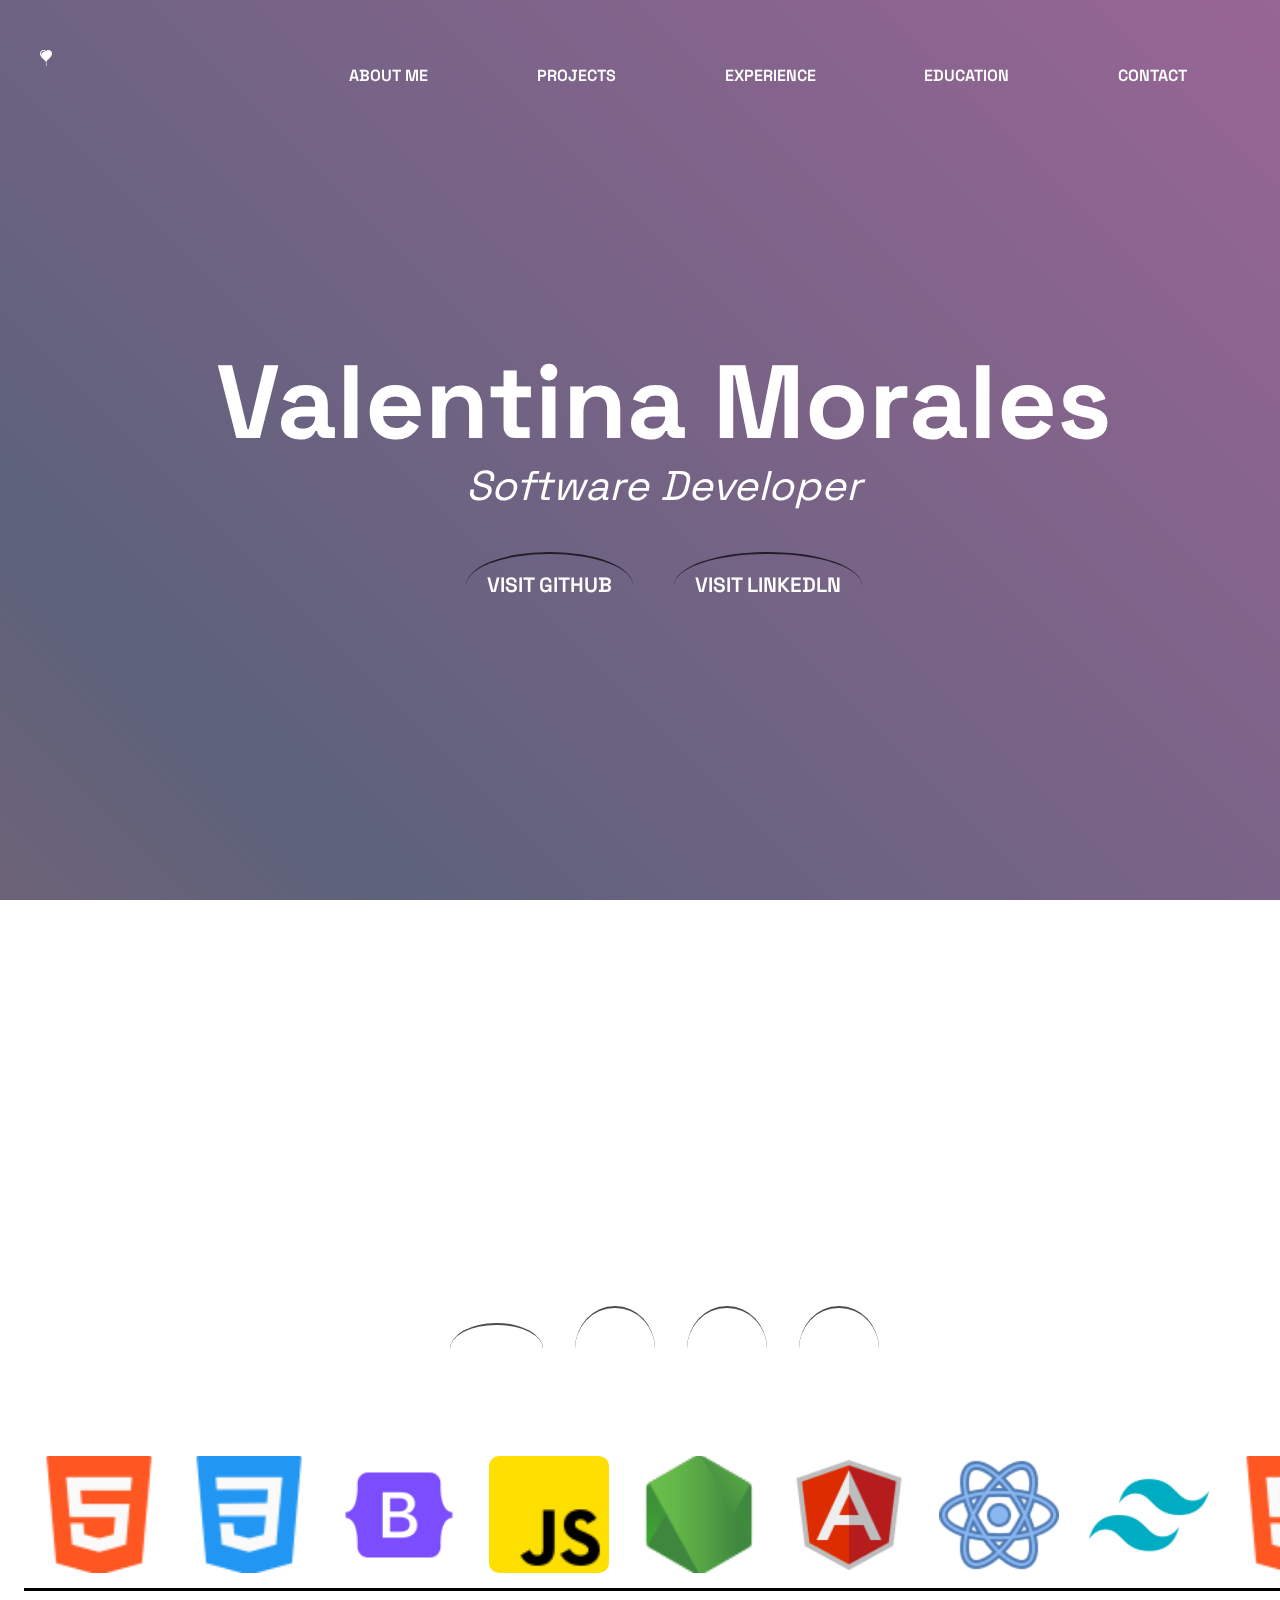
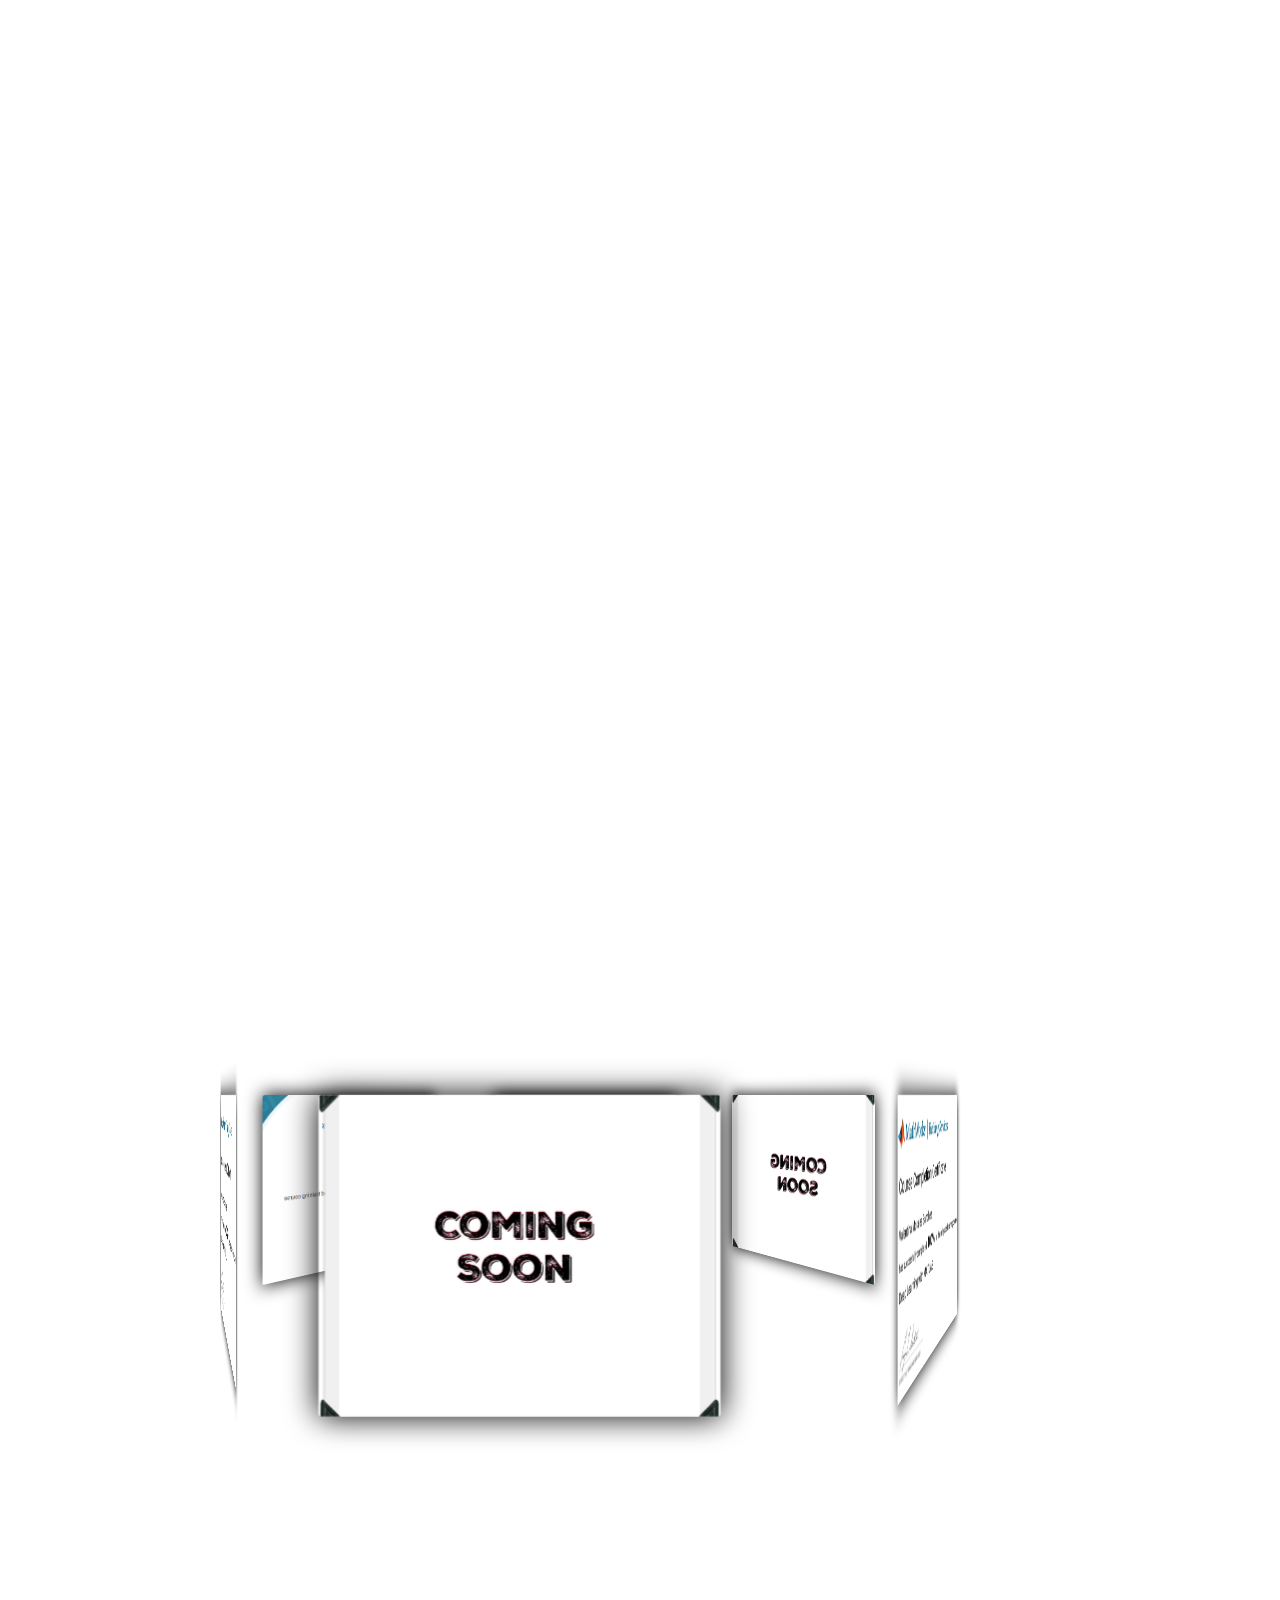
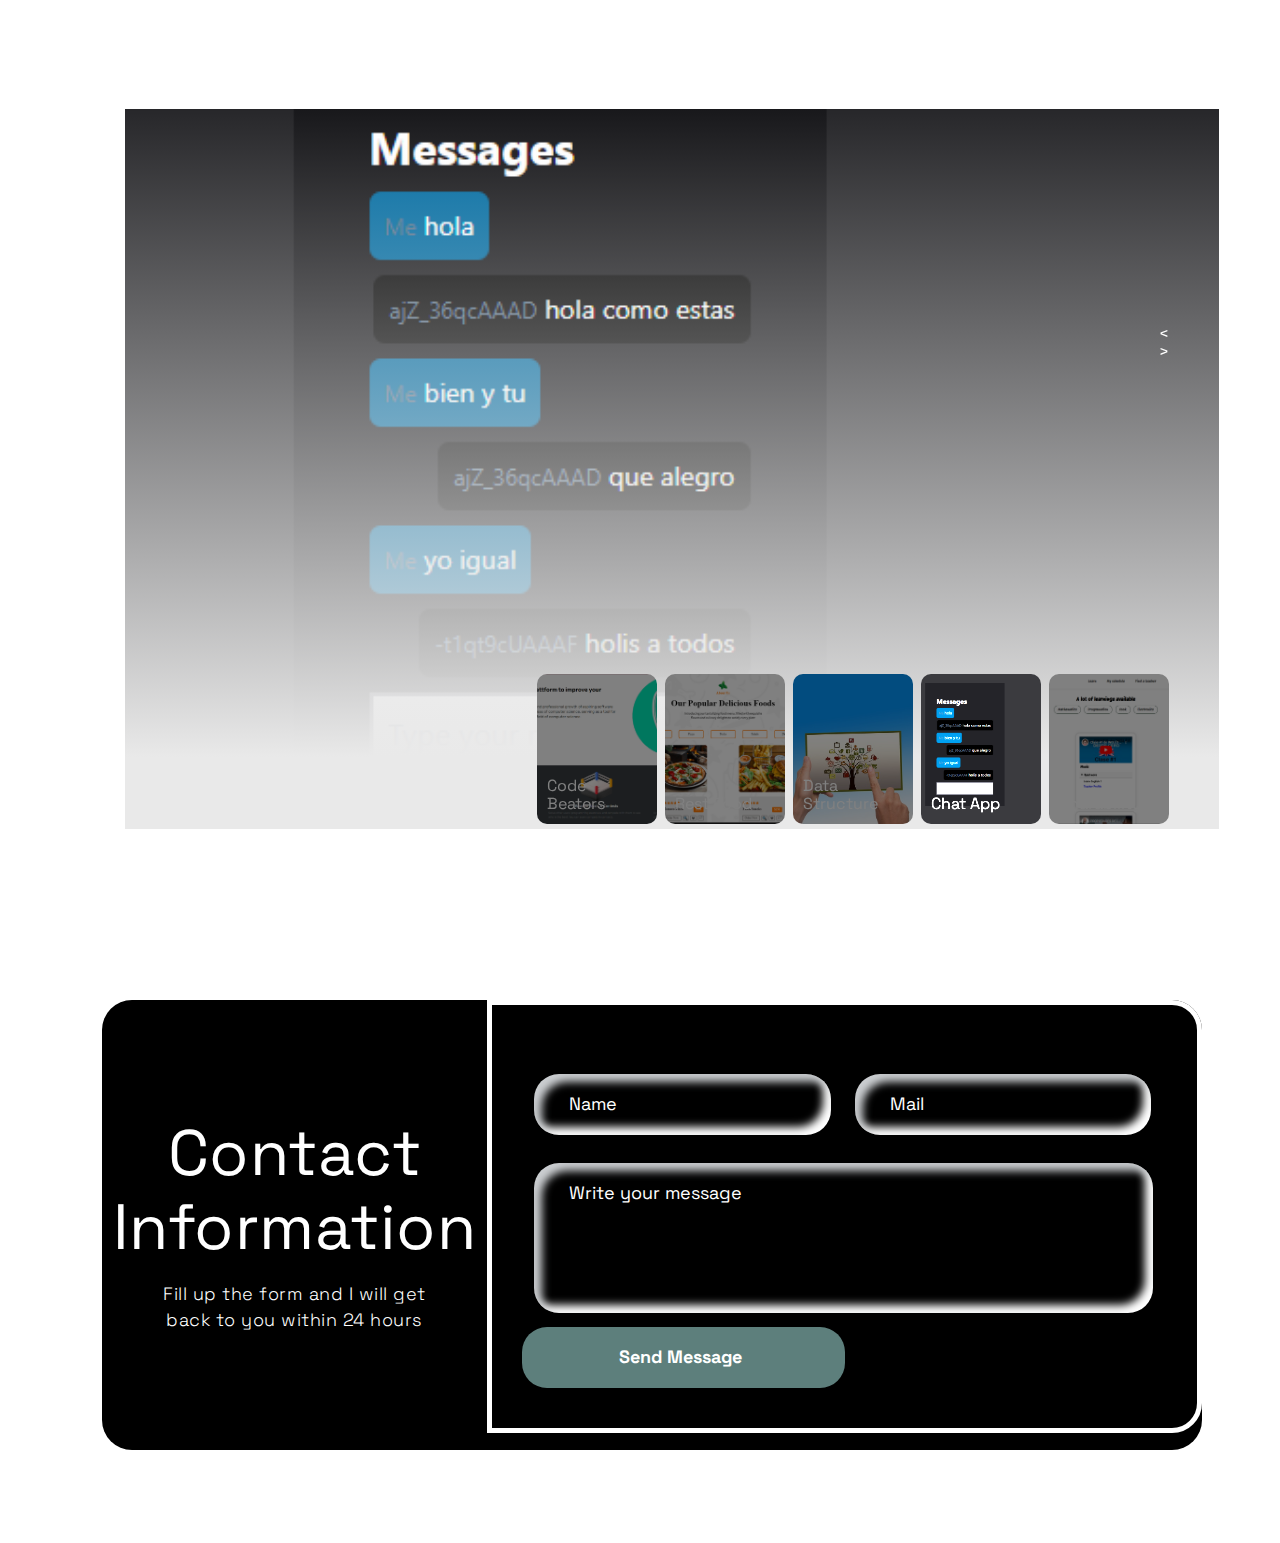
<file: index.html>
<!DOCTYPE html>
<html lang="en">
  <head>
    <meta charset="UTF-8" />
    <meta name="viewport" content="width=device-width, initial-scale=0.75" />
    <title>my Portfolio</title>
    <link rel="preconnect" href="https://fonts.googleapis.com" />
    <link rel="preconnect" href="https://fonts.gstatic.com" crossorigin />
    <link href="https://fonts.googleapis.com/css2?family=Alegreya+Sans:ital,wght@0,100;0,300;0,400;0,500;0,700;0,800;0,900;1,100;1,300;1,400;1,500;1,700;1,800;1,900&family=Montserrat:ital,wght@0,100..900;1,100..900&family=Playpen+Sans:wght@100..800&family=Shantell+Sans:ital,wght@0,300..800;1,300..800&family=Space+Grotesk:wght@300..700&display=swap" rel="stylesheet">
    <link
      href="https://fonts.googleapis.com/css2?family=Abril+Fatface&display=swap"
      rel="stylesheet"
    />
    <link rel="stylesheet" href="./css/normalize.css" />
    <link rel="stylesheet" href="index.css" />
    <link rel="stylesheet" href="./css/slider.css" />
  </head>
  <body>
    <header class="header">
      <h1 class="h1">
        <svg
          xmlns="http://www.w3.org/2000/svg"
          width="16"
          height="16"
          fill="currentColor"
          class="svg"
          viewBox="0 0 16 16"
        >
          <path
            fill-rule="evenodd"
            d="M8.49 10.92C19.412 3.382 11.28-2.387 8 .986 4.719-2.387-3.413 3.382 7.51 10.92l-.234.468a.25.25 0 1 0 .448.224l.04-.08c.009.17.024.315.051.45.068.344.208.622.448 1.102l.013.028c.212.422.182.85.05 1.246-.135.402-.366.751-.534 1.003a.25.25 0 0 0 .416.278l.004-.007c.166-.248.431-.646.588-1.115.16-.479.212-1.051-.076-1.629-.258-.515-.365-.732-.419-1.004a2.376 2.376 0 0 1-.037-.289l.008.017a.25.25 0 1 0 .448-.224l-.235-.468ZM6.726 1.269c-1.167-.61-2.8-.142-3.454 1.135-.237.463-.36 1.08-.202 1.85.055.27.467.197.527-.071.285-1.256 1.177-2.462 2.989-2.528.234-.008.348-.278.14-.386Z"
          />
        </svg>
      </h1>
      <nav class="nav">
        <ul class="ul">
          <li class="li">
            <a href="#about" title="about" class="a">ABOUT ME</a>
          </li>
          <li class="li">
            <a href="#proyectos" title="projects" class="a">PROJECTS</a>
          </li>
          <li class="li">
            <a href="#experiencia" title="blog" class="a">EXPERIENCE</a>
          </li>
          <li class="li">
            <a href="#educacion" title="blog" class="a">EDUCATION</a>
          </li>
          <li class="li">
            <a href="#contact" title="blog" class="a">CONTACT</a>
          </li>
        </ul>
      </nav>
    </header>

    <main class="main">
      <section class="section info">
        <h2 class="h2">Valentina Morales</h2>
        <h3 class="h3">Software Developer</h3>

        <ul class="ul">
          <li class="li">
            <a href="https://github.com/ValenMorales" class="a" title="GitHub" target="_blank"
              >Visit GitHub</a
            >
          </li>
          <li class="li">
            <a
              href="https://www.linkedin.com/in/valentina-morales-sanchez-a1916a1b6/"
              class="a"
              title="Linkedln"
                target="_blank"
              >Visit Linkedln</a
            >
          </li>
        </ul>
      </section>

      <section class="section about" id="about">
        <h2 class="h2">ABOUT ME</h2>
        <p class="p">
            Appassionate about technology and software development, I have
            strengthened my programming skills, covering both the frontend and
            backend. I seek to contribute significantly to challenging projects.
        </p>
        <p class="p">
            I am a proactive person, with communication and teamwork skills. I
            like to learn and face new challenges.
        </p>
        <p class="p">
            I have a B2 level in the English language, with strong reading and
            listening comprehension skills.
            I also have a A2 level in the Portuguese language.
        </p>
        <ul class="rrss">
          <li class="li">
            <a
              href="cvv.pdf"
              class="button-a"
              title="nombre"
              rel="noopener noreferrer"
                target="_blank"
            >
            
             View  CV</a
            >
          </li>
          <li class="li">
            <a
              href="https://github.com/ValenMorales"
              class="a"
              title="nombre"
              rel="noopener noreferrer"
              target="_blank"
            >
              <svg
                xmlns="http://www.w3.org/2000/svg"
                width="16"
                height="16"
                fill="currentColor"
                class="svg"
                viewBox="0 0 16 16"
              >
                <path
                  d="M8 0C3.58 0 0 3.58 0 8c0 3.54 2.29 6.53 5.47 7.59.4.07.55-.17.55-.38 0-.19-.01-.82-.01-1.49-2.01.37-2.53-.49-2.69-.94-.09-.23-.48-.94-.82-1.13-.28-.15-.68-.52-.01-.53.63-.01 1.08.58 1.23.82.72 1.21 1.87.87 2.33.66.07-.52.28-.87.51-1.07-1.78-.2-3.64-.89-3.64-3.95 0-.87.31-1.59.82-2.15-.08-.2-.36-1.02.08-2.12 0 0 .67-.21 2.2.82.64-.18 1.32-.27 2-.27.68 0 1.36.09 2 .27 1.53-1.04 2.2-.82 2.2-.82.44 1.1.16 1.92.08 2.12.51.56.82 1.27.82 2.15 0 3.07-1.87 3.75-3.65 3.95.29.25.54.73.54 1.48 0 1.07-.01 1.93-.01 2.2 0 .21.15.46.55.38A8.012 8.012 0 0 0 16 8c0-4.42-3.58-8-8-8z"
                />
              </svg>
            </a>
          </li>
          <li class="li">
            <a
              href="https://www.linkedin.com/in/valentina-morales-sanchez-a1916a1b6/"
              class="a"
              title="nombre"
              rel="noopener noreferrer"
              target="_blank"
            >
              <svg
                xmlns="http://www.w3.org/2000/svg"
                width="16"
                height="16"
                fill="currentColor"
                class="svg"
                viewBox="0 0 16 16"
              >
                <path
                  d="M0 1.146C0 .513.526 0 1.175 0h13.65C15.474 0 16 .513 16 1.146v13.708c0 .633-.526 1.146-1.175 1.146H1.175C.526 16 0 15.487 0 14.854V1.146zm4.943 12.248V6.169H2.542v7.225h2.401zm-1.2-8.212c.837 0 1.358-.554 1.358-1.248-.015-.709-.52-1.248-1.342-1.248-.822 0-1.359.54-1.359 1.248 0 .694.521 1.248 1.327 1.248h.016zm4.908 8.212V9.359c0-.216.016-.432.08-.586.173-.431.568-.878 1.232-.878.869 0 1.216.662 1.216 1.634v3.865h2.401V9.25c0-2.22-1.184-3.252-2.764-3.252-1.274 0-1.845.7-2.165 1.193v.025h-.016a5.54 5.54 0 0 1 .016-.025V6.169h-2.4c.03.678 0 7.225 0 7.225h2.4z"
                />
              </svg>
            </a>
          </li>
          <li class="li">
            <a
              href="#contact"
              class="a"
              title="nombre"
              rel="noopener noreferrer"
              target="_blank"
            >
              <svg
                xmlns="http://www.w3.org/2000/svg"
                width="16"
                height="16"
                fill="currentColor"
                class="svg"
                viewBox="0 0 16 16"
              >
                <path
                  d="M2 2A2 2 0 0 0 .05 3.555L8 8.414l7.95-4.859A2 2 0 0 0 14 2H2Zm-2 9.8V4.698l5.803 3.546L0 11.801Zm6.761-2.97-6.57 4.026A2 2 0 0 0 2 14h6.256A4.493 4.493 0 0 1 8 12.5a4.49 4.49 0 0 1 1.606-3.446l-.367-.225L8 9.586l-1.239-.757ZM16 9.671V4.697l-5.803 3.546.338.208A4.482 4.482 0 0 1 12.5 8c1.414 0 2.675.652 3.5 1.671Z"
                />
                <path
                  d="M15.834 12.244c0 1.168-.577 2.025-1.587 2.025-.503 0-1.002-.228-1.12-.648h-.043c-.118.416-.543.643-1.015.643-.77 0-1.259-.542-1.259-1.434v-.529c0-.844.481-1.4 1.26-1.4.585 0 .87.333.953.63h.03v-.568h.905v2.19c0 .272.18.42.411.42.315 0 .639-.415.639-1.39v-.118c0-1.277-.95-2.326-2.484-2.326h-.04c-1.582 0-2.64 1.067-2.64 2.724v.157c0 1.867 1.237 2.654 2.57 2.654h.045c.507 0 .935-.07 1.18-.18v.731c-.219.1-.643.175-1.237.175h-.044C10.438 16 9 14.82 9 12.646v-.214C9 10.36 10.421 9 12.485 9h.035c2.12 0 3.314 1.43 3.314 3.034v.21Zm-4.04.21v.227c0 .586.227.8.581.8.31 0 .564-.17.564-.743v-.367c0-.516-.275-.708-.572-.708-.346 0-.573.245-.573.791Z"
                />
              </svg>
            </a>
          </li>
        </ul>

        <div class="slider-">
          <div class="slider-track">
            <div class="slide">
              <img src="./assets/html-5.png" alt="html-logo" />
            </div>
            <div class="slide">
              <img src="./assets/css-3.png" alt="css-logo" />
            </div>
            <div class="slide">
              <img src="./assets/icons8-oreja-96.png" alt="bootstrap-logo" />
            </div>
            <div class="slide">
              <img src="./assets/js.png" alt="javascript-logo" />
            </div>
            <div class="slide">
              <img src="./assets/nodo-js.png" alt="node js logo" />
            </div>
            <div class="slide">
              <img src="assets/icons8-angular-96.png" alt="angular-logo" />
            </div>
            <div class="slide">
              <img src="assets/icons8-reaccionar-80.png" alt="react-logo" />
            </div>
            <div class="slide">
              <img src="assets/icons8-viento-de-cola-css-96.png" alt="tailwind-logo" />
            </div>

            <div class="slide">
              <img src="assets/html-5.png" alt="html-logo" />
            </div>
            <div class="slide">
              <img src="assets/css-3.png" alt="css-logo" />
            </div>
            <div class="slide">
              <img src="assets/icons8-oreja-96.png" alt="bootstrap-logo" />
            </div>
            <div class="slide">
              <img src="assets/js.png" alt="javascript-logo" />
            </div>
            <div class="slide">
              <img src="assets/nodo-js.png" alt="node js logo" />
            </div>
            <div class="slide">
              <img src="assets/icons8-angular-96.png" alt="angular-logo" />
            </div>
            <div class="slide">
              <img src="assets/icons8-reaccionar-80.png" alt="react-logo" />
            </div>
            <div class="slide">
              <img src="assets/icons8-viento-de-cola-css-96.png" alt="tailwind-logo" />
            </div>
            <div class="slide">
              <img src="assets/html-5.png" alt="html-logo" />
            </div>
            <div class="slide">
              <img src="assets/css-3.png" alt="css-logo" />
            </div>
            <div class="slide">
              <img src="assets/icons8-oreja-96.png" alt="bootstrap-logo" />
            </div>
            <div class="slide">
              <img src="assets/js.png" alt="javascript-logo" />
            </div>
            <div class="slide">
              <img src="assets/nodo-js.png" alt="nodo-js-logo" />
            </div>
            <div class="slide">
              <img src="assets/icons8-angular-96.png" alt="angular-logo" />
            </div>
            <div class="slide">
              <img src="assets/icons8-reaccionar-80.png" alt="react-logo" />
            </div>
          </div>
        </div>
      </section>

      <section class="section projects" id="experiencia">
        <h2 class="h2">Experience</h2>
        <p class="p">
            Although I have not yet had the opportunity to play a specific role in
            software engineering, these experiences have strengthened my
            communication, adaptability, and problem-solving skills.
        </p>
        <div class="grid">
          <article class="article">
            <h3 class="h3">
                Customer service advisor</h3>

            <ul>
              <li>
                <h4>Company</h4>
                <p>Comdata Group</p>
              </li>
              <li>
                <h4> Duration
                </h4>
                <p>1 year worked (November 2021 – July 2022)</p>
              </li>
              <li>
                <h4>Functions</h4>
                <p>
                    Answer calls and respond to questions about telephone and
                    internet services
                </p>
              </li>
              <li>
                <h4> Tools </h4>
                <p>
                    Management of office tools such as excel, word and CRM
                    applications
                </p>
              </li>
            </ul>
          </article>
          <article class="article">
            <h3 class="h3">  Telemarketer</h3>
            <ul>
              <li>
                <h4>Company</h4>
                <p>Konecta Group</p>
              </li>
              <li>
                <h4>Duration</h4>
                <p>1 year worked (January 2023 – February 2024)</p>
              </li>
              <li>
                <h4>Functions</h4>
                <p>
                    Call customers to offer improvements in their services, manage
                    sales and customer records
                </p>
              </li>
              <li>
                <h4>Tools</h4>
                <p>
                    Management of office tools such as excel, word and CRM
                    applications
                </p>
              </li>
            </ul>
          </article>
          <article class="article">
            <h3 class="h3">Waitress</h3>
            <ul>
              <li>
                <h4>Company</h4>
                <p>Pizza's Factory Milan</p>
              </li>
              <li>
                <h4>Duration</h4>
                <p>1 year worked (September 2022 – August 2023)</p>
              </li>
              <li>
                <h4>Functions</h4>
                <p>
                    Attend customers, take orders, process transactions, ensure
                    customer satisfaction
                </p>
              </li>

            </ul>
          </article>
        </div>
      </section>

      <section class="carrousel-section" id="educacion">
        <h2>EDUCATION</h2>
        <p class="p">
            I am currently studying the seventh semester of my career, however I have
            taken some courses that have helped me in a complementary way to my
            growth
        </p>
        <div class="content-all">
          <div class="content-carrousel">
            <div class="carrousel">
            
              <p>
                <a href="machine_learning.pdf" download="machine_learning" class="enlace">
                Certificated course of Freecodecamp  about
                 machine learning in python
                <br /> </a>
                In process since January 2024
              </p>
            </div>
            <div class="carrousel">
             
              <p>
                <a href="matlab_fundamentals.pdf"  download="matlab_fundamentals" class="enlace">
                  Certificated course of MATLAB about the basic
                    knowledge of machine learning </a>
                Realized in February 2023
              </p>
            </div>
            <div class="carrousel">
          
              <p>
                <a href="matlab_fundamentals.pdf" download="matlab_fundamentals"  class="enlace">
               
                Certificated course of matlab ab the basics, uses and tools of
                this language <br /></a>
                Realized in February 2023
              </p>
            </div>

            <div class="carrousel">
            
              <p>
                <a href="" class="enlace">
                Certificated course of Freecodecamp about the basic
                knowledge of amazon cloud services <br />
                </a>
                In process since January 2024
              </p>
            </div>
            <div class="carrousel">
           
              <p>
                <a href="" class="enlace">
                Certificated course of Freecodecamp about the basic
                knowledge of amazon cloud services <br />
                </a>
                In process since january 2023
              </p>
            </div>

            <div class="carrousel">
       
              <p>
                <a href="" class="enlace">
                Certificated course of Freecodecamp about the basic
                knowledge of amazon cloud services <br />
                </a>
                In process since January 2023
              </p>
            </div>
          </div>
        </div>
      </section>
<section class="my-projects">
    <h2>MY PROJECTS</h2>
    <div class="slider" id="proyectos">
      
        <div class="list">
        
          <div class="item">
            <img src="assets/codebeaters.png"  alt="code-beaters-preview"/>
            <div class="content">
              <h2>Code-beaters</h2>
              <p>
                Web application that allows the creation and solution of
                programming problems of algorithmics and sql queries
              </p>
              <div class="item-buttons">
                  
                <button onclick="codebeaters()"class="project">View Project</button>
                <button onclick="redirigir()" class="more">Read More </button>
               
              </div>
            </div>
          </div>
          <div class="item">
            <img src="assets/popular-foods.png" alt="restfood preview" />
            <div class="content">
              <h2>Rest food</h2>
              <p>
                Frontend design of a mockup of a web page in html and css
              </p>
              <div class="item-buttons">
                  <button onclick="rest_food()"class="project">View Project</button>
                <button onclick="redirigir()" class="more">Read More </button>
              </div>
            </div>
          </div>
          <div class="item">
            <img src="assets/mapa.png"  alt="data structures project preview"/>
            <div class="content">
              <h2>Data Structures</h2>
              <p>
                Implementation of various data structures in an interactive and
                visual way using pygame
              </p>
              <div class="item-buttons">
             
                <button onclick="datastructure()"class="project">View Project</button>
                <button onclick="redirigir()" class="more">Read More </button>
              </div>
            </div>
          </div>
          <div class="item active">
            <img src="assets/sockets.png" alt="chat-app-preview" />
            <div class="content">
              <h2>Chat App</h2>
              <p>
                Web page of instant messaging, where users can register, log in,
                search and add friends, create groups and send messages
              </p>
              <div class="item-buttons">
                 
                <button onclick="chatapp()"class="project">View Project</button>
               
              </div>
            </div>
          </div>
          <div class="item">
            <img src="assets/sharability.png" alt="sharability project preview"/>
            <div class="content">
              <h2>Sharability</h2>
              <p>
                Visual interface of a web page that allows the user to share
                various skills and pay for the teaching of others
              </p>
              <div class="item-buttons">
                <button onclick="sharability()" class="project">View Project</button>
              
              </div>
            </div>
          </div>
        </div>
        <!-- button arrows -->
        <div class="arrows">
          <button id="prev"><</button>
          <button id="next">></button>
        </div>
        <!-- thumbnail -->
        <div class="thumbnail">
       
          <div class="item">
            <img src="assets/codebeaters.png" alt="code-beaters-preview" />
            <div class="content">Code Beaters</div>
          </div>
          <div class="item">
            <img src="assets/popular-foods.png" alt="rest_food_preview" />
            <div class="content">Rest Food</div>
          </div>
          <div class="item">
            <img src="assets/data-structure.jpg" alt="data-structure-preview"/>
            <div class="content">Data Structure</div>
          </div>
          <div class="item active">
            <img src="assets/sockets.png" alt="chat-app-preview" />
            <div class="content">Chat App</div>
          </div>
          <div class="item">
            <img src="assets/sharability.png" alt="sharability-preview" />
            <div class="content">Sharability</div>
          </div>
        </div>
      </section>
      <section class="section-wrapper" id="contact">
        <div class="box-wrapper">
            <div class="info-wrap">
                <h2 class="info-title">Contact Information</h2>
                <h3 class="info-sub-title">Fill up the form and I will get back to you within 24 hours</h3>
              
            </div>
            <div class="form-wrap">
              <form action="https://api.web3forms.com/submit" method="POST">

                <input type="hidden" name="access_key" value="db6d15cd-e0c3-4e72-b5fc-a4e9477b4eeb">
                    <div class="form-fields">
                        <div class="form-group">
                            <input type="text" class="fname" placeholder="Name">
                        </div>
                        <div class="form-group">
                            <input required type="email" class="email" placeholder="Mail">
                        </div>
                      
                        <div class="form-group">
                            <textarea name="message" id="" placeholder="Write your message"></textarea>
                        </div>
                        <div class="form-group">
                            <input required type="submit" value="Send Message" class="submit-button">
                        </div>
                    </div>
                  
                </form>
            </div>
        </div>
    </div>

</section>
      

      <script src="app.js"></script>
    </main>
    <footer class="footer">
      <span class="span">Made by ©Valen </span>
    </footer>
  </body>
  <script type="text/javascript">
    (function(d, t) {
        var v = d.createElement(t), s = d.getElementsByTagName(t)[0];
        v.onload = function() {
          window.voiceflow.chat.load({
            verify: { projectID: '6601b9de3c335fc705b2b7ac' },
            url: 'https://general-runtime.voiceflow.com',
            versionID: 'production'
          });
        }
        v.src = "https://cdn.voiceflow.com/widget/bundle.mjs"; v.type = "text/javascript"; s.parentNode.insertBefore(v, s);
    })(document, 'script');
  </script>
</html>
</file>
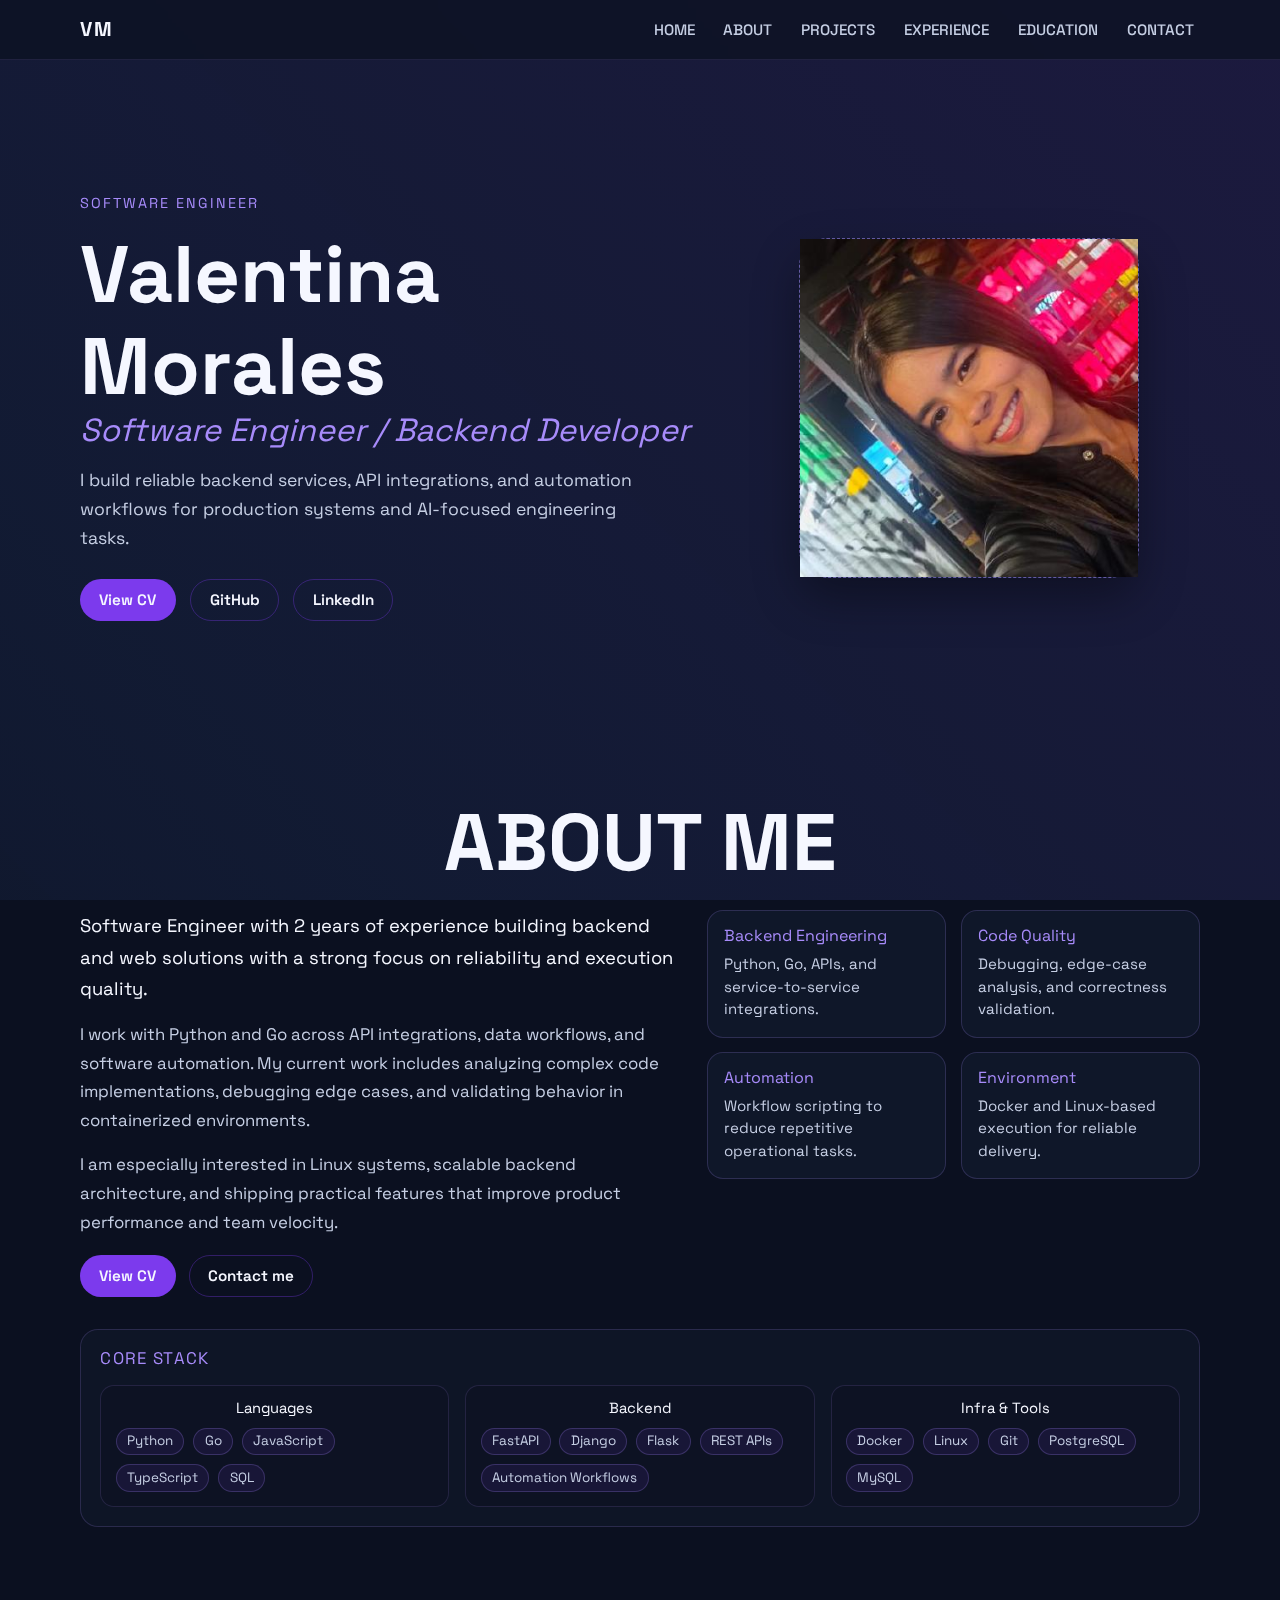
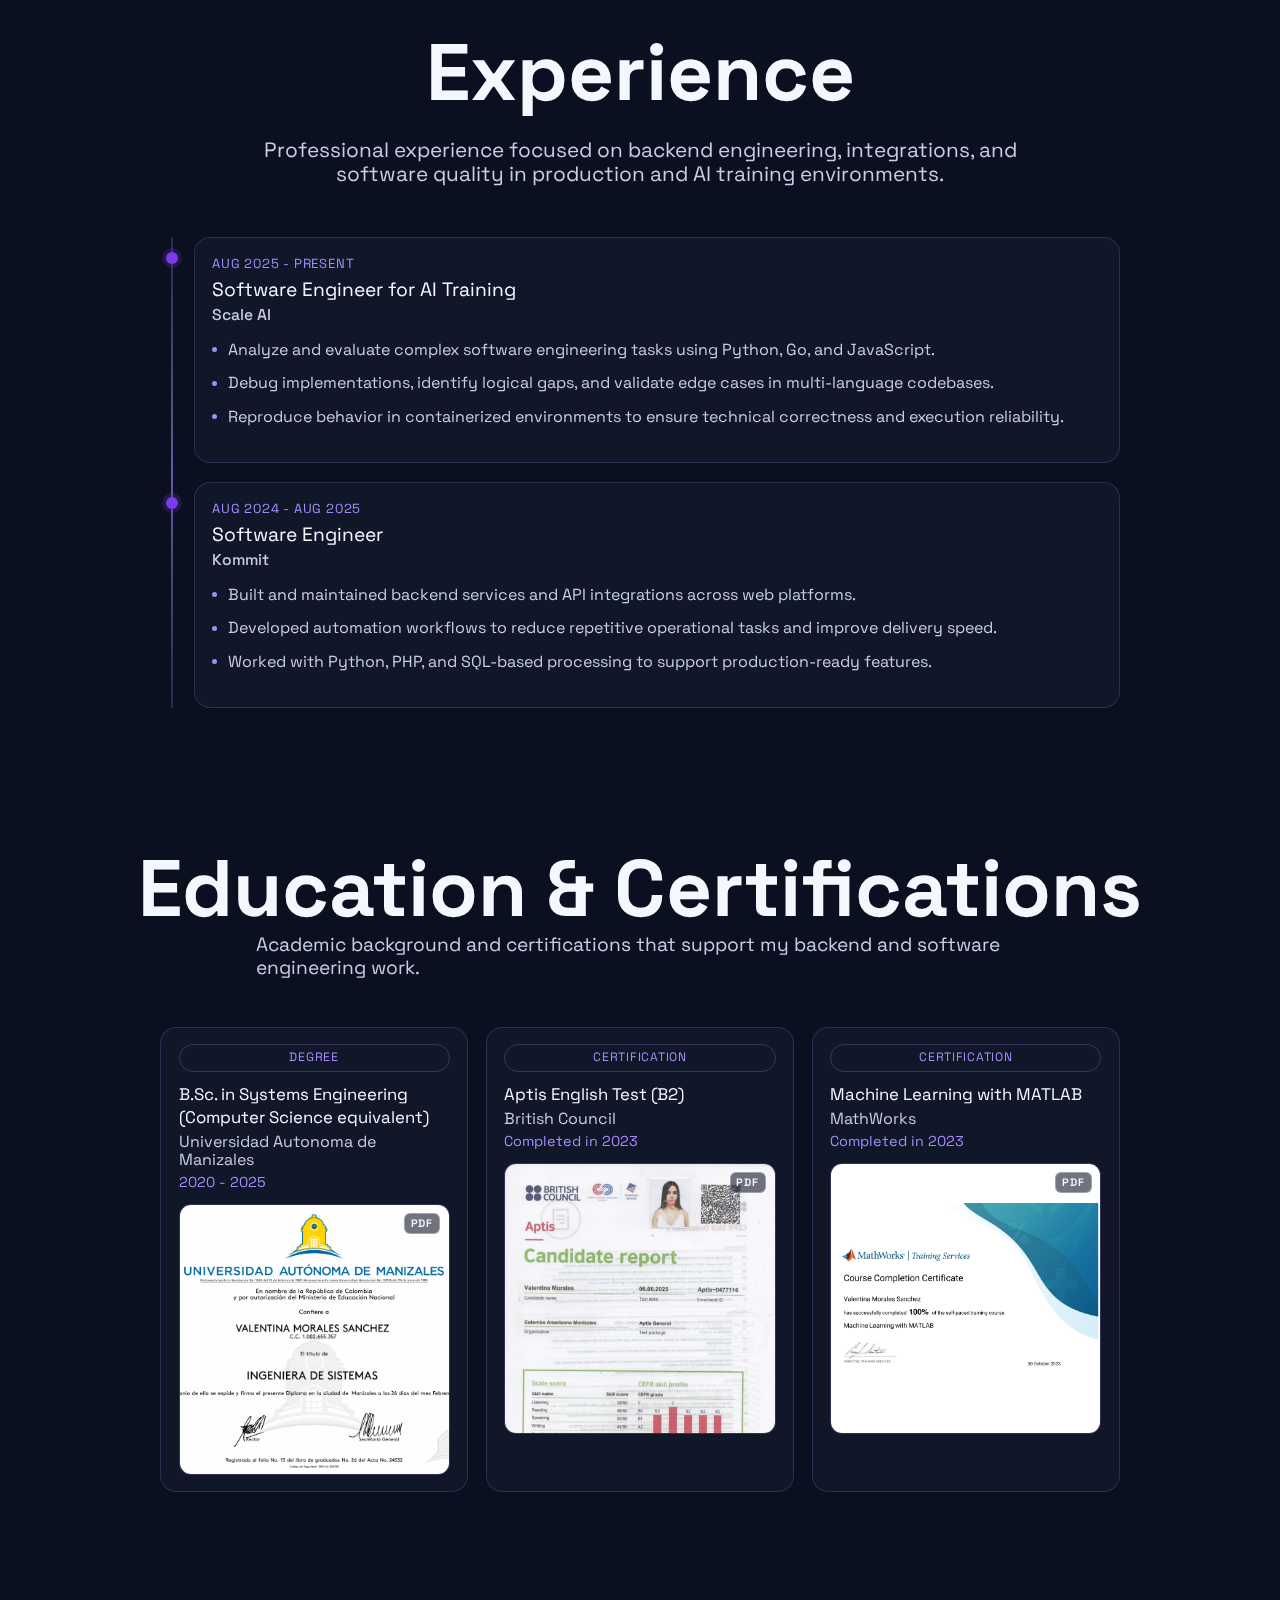
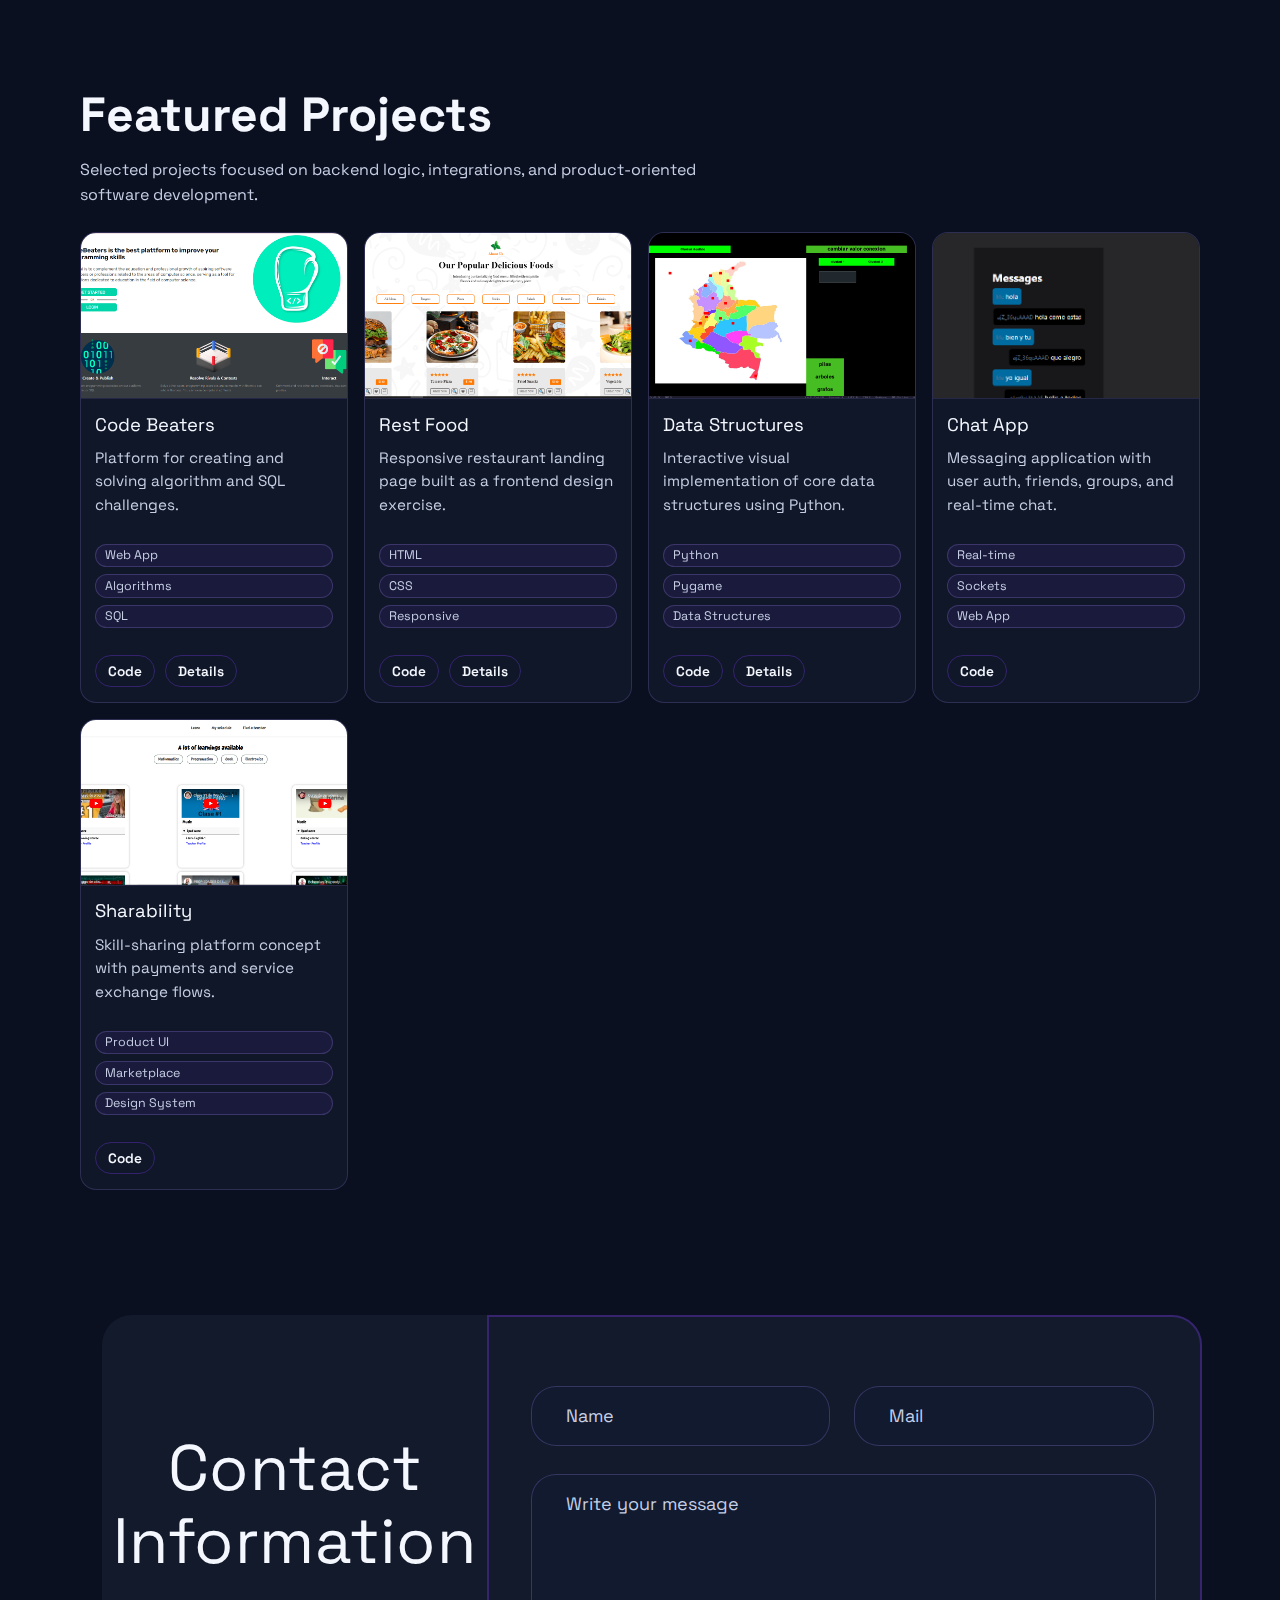
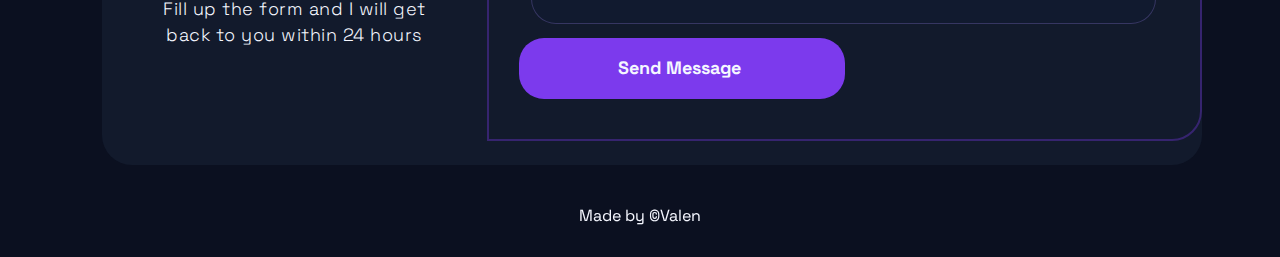
<file: legacy-vanilla/index.html>
<!DOCTYPE html>
<html lang="en">
  <head>
    <meta charset="UTF-8" />
    <meta name="viewport" content="width=device-width, initial-scale=1" />
    <title>Valentina Morales | Software Engineer</title>
    <link rel="preconnect" href="https://fonts.googleapis.com" />
    <link rel="preconnect" href="https://fonts.gstatic.com" crossorigin />
    <link href="https://fonts.googleapis.com/css2?family=Alegreya+Sans:ital,wght@0,100;0,300;0,400;0,500;0,700;0,800;0,900;1,100;1,300;1,400;1,500;1,700;1,800;1,900&family=Montserrat:ital,wght@0,100..900;1,100..900&family=Playpen+Sans:wght@100..800&family=Shantell+Sans:ital,wght@0,300..800;1,300..800&family=Space+Grotesk:wght@300..700&display=swap" rel="stylesheet">
    <link
      href="https://fonts.googleapis.com/css2?family=Abril+Fatface&display=swap"
      rel="stylesheet"
    />
    <link rel="stylesheet" href="./css/normalize.css" />
    <link rel="stylesheet" href="index.css" />
    <link rel="stylesheet" href="./css/slider.css" />
  </head>
  <body>
    <header class="header">
      <div class="header-inner">
        <a href="#home" class="brand" title="home">VM</a>
        <nav class="nav">
          <ul class="ul nav-list">
            <li class="li">
              <a href="#home" title="home" class="a">HOME</a>
            </li>
            <li class="li">
              <a href="#about" title="about" class="a">ABOUT</a>
            </li>
            <li class="li">
              <a href="#proyectos" title="projects" class="a">PROJECTS</a>
            </li>
            <li class="li">
              <a href="#experiencia" title="experience" class="a">EXPERIENCE</a>
            </li>
            <li class="li">
              <a href="#educacion" title="education" class="a">EDUCATION</a>
            </li>
            <li class="li">
              <a href="#contact" title="contact" class="a">CONTACT</a>
            </li>
          </ul>
        </nav>
      </div>
    </header>

    <main class="main">
      <section class="section info" id="home">
        <div class="hero-copy">
          <p class="eyebrow">Software Engineer</p>
          <h2 class="h2">Valentina Morales</h2>
          <h3 class="h3">Software Engineer / Backend Developer</h3>
          <p class="hero-description">
            I build reliable backend services, API integrations, and automation
            workflows for production systems and AI-focused engineering tasks.
          </p>
          <div class="hero-actions">
            <a
              href="CV_Valentina_Morales_Sanchez_go_and_python.pdf"
              class="hero-link hero-link-primary"
              target="_blank"
              rel="noopener noreferrer"
            >
              View CV
            </a>
            <a
              href="https://github.com/ValenMorales"
              class="hero-link hero-link-secondary"
              target="_blank"
              rel="noopener noreferrer"
            >
              GitHub
            </a>
            <a
              href="https://www.linkedin.com/in/valentina-morales-sanchez-a1916a1b6/"
              class="hero-link hero-link-secondary"
              target="_blank"
              rel="noopener noreferrer"
            >
              LinkedIn
            </a>
          </div>
        </div>
        <div class="hero-photo">
          <div class="photo-placeholder">
            <img src="assets/perfil.jpeg" alt="Valentina Morales" />
          </div>
        </div>
      </section>

      <section class="section about" id="about">
        <h2 class="h2">ABOUT ME</h2>
        <div class="about-layout">
          <div class="about-copy">
            <p class="about-lead">
              Software Engineer with 2 years of experience building backend and
              web solutions with a strong focus on reliability and execution quality.
            </p>
            <p class="about-text">
              I work with Python and Go across API integrations, data workflows,
              and software automation. My current work includes analyzing complex
              code implementations, debugging edge cases, and validating behavior
              in containerized environments.
            </p>
            <p class="about-text">
              I am especially interested in Linux systems, scalable backend
              architecture, and shipping practical features that improve product
              performance and team velocity.
            </p>
            <div class="about-actions">
              <a
                href="CV_Valentina_Morales_Sanchez_go_and_python.pdf"
                class="hero-link hero-link-primary"
                target="_blank"
                rel="noopener noreferrer"
              >
                View CV
              </a>
              <a
                href="#contact"
                class="hero-link hero-link-secondary"
              >
                Contact me
              </a>
            </div>
          </div>
          <div class="about-highlights">
            <article class="about-card">
              <h3>Backend Engineering</h3>
              <p>Python, Go, APIs, and service-to-service integrations.</p>
            </article>
            <article class="about-card">
              <h3>Code Quality</h3>
              <p>Debugging, edge-case analysis, and correctness validation.</p>
            </article>
            <article class="about-card">
              <h3>Automation</h3>
              <p>Workflow scripting to reduce repetitive operational tasks.</p>
            </article>
            <article class="about-card">
              <h3>Environment</h3>
              <p>Docker and Linux-based execution for reliable delivery.</p>
            </article>
          </div>
        </div>

        <div class="skills-panel" aria-label="Core technical skills">
          <h3 class="skills-title">Core Stack</h3>
          <div class="skills-groups">
            <div class="skills-group">
              <h4>Languages</h4>
              <ul class="skills-list">
                <li>Python</li>
                <li>Go</li>
                <li>JavaScript</li>
                <li>TypeScript</li>
                <li>SQL</li>
              </ul>
            </div>
            <div class="skills-group">
              <h4>Backend</h4>
              <ul class="skills-list">
                <li>FastAPI</li>
                <li>Django</li>
                <li>Flask</li>
                <li>REST APIs</li>
                <li>Automation Workflows</li>
              </ul>
            </div>
            <div class="skills-group">
              <h4>Infra & Tools</h4>
              <ul class="skills-list">
                <li>Docker</li>
                <li>Linux</li>
                <li>Git</li>
                <li>PostgreSQL</li>
                <li>MySQL</li>
              </ul>
            </div>
          </div>
        </div>
      </section>

      <section class="section projects" id="experiencia">
        <h2 class="h2">Experience</h2>
        <p class="p">
          Professional experience focused on backend engineering, integrations,
          and software quality in production and AI training environments.
        </p>
        <div class="experience-timeline">
          <article class="timeline-item">
            <div class="timeline-dot" aria-hidden="true"></div>
            <div class="timeline-card">
              <div class="timeline-meta">
                <span>Aug 2025 - Present</span>
              </div>
              <h3>Software Engineer for AI Training</h3>
              <h4>Scale AI</h4>
              <ul class="timeline-points">
                <li>
                  Analyze and evaluate complex software engineering tasks using
                  Python, Go, and JavaScript.
                </li>
                <li>
                  Debug implementations, identify logical gaps, and validate
                  edge cases in multi-language codebases.
                </li>
                <li>
                  Reproduce behavior in containerized environments to ensure
                  technical correctness and execution reliability.
                </li>
              </ul>
            </div>
          </article>

          <article class="timeline-item">
            <div class="timeline-dot" aria-hidden="true"></div>
            <div class="timeline-card">
              <div class="timeline-meta">
                <span>Aug 2024 - Aug 2025</span>
              </div>
              <h3>Software Engineer</h3>
              <h4>Kommit</h4>
              <ul class="timeline-points">
                <li>
                  Built and maintained backend services and API integrations
                  across web platforms.
                </li>
                <li>
                  Developed automation workflows to reduce repetitive operational
                  tasks and improve delivery speed.
                </li>
                <li>
                  Worked with Python, PHP, and SQL-based processing to support
                  production-ready features.
                </li>
              </ul>
            </div>
          </article>
        </div>
      </section>

      <section class="section education-section" id="educacion">
        <h2 class="h2">Education & Certifications</h2>
        <p class="p">
          Academic background and certifications that support my backend and software
          engineering work.
        </p>
        <div class="education-list">
          <article class="education-item">
            <span class="education-badge">Degree</span>
            <div class="education-content">
              <h3>B.Sc. in Systems Engineering (Computer Science equivalent)</h3>
              <p class="education-org">Universidad Autonoma de Manizales</p>
              <p class="education-date">2020 - 2025</p>
              <a
                href="acta_grado.pdf"
                class="education-preview education-preview--cv"
                target="_blank"
                rel="noopener noreferrer"
                aria-label="Open degree document PDF"
              >
                <img
                  src="assets/education-thumbs/acta_grado.png"
                  class="education-thumb"
                  alt="Degree certificate thumbnail"
                  loading="lazy"
                />
              </a>
            </div>
          </article>
          <article class="education-item">
            <span class="education-badge">Certification</span>
            <div class="education-content">
              <h3>Aptis English Test (B2)</h3>
              <p class="education-org">British Council</p>
              <p class="education-date">Completed in 2023</p>
              <a
                href="aptis_results.pdf"
                class="education-preview education-preview--aptis"
                target="_blank"
                rel="noopener noreferrer"
                aria-label="Open Aptis credential PDF"
              >
                <img
                  src="assets/education-thumbs/aptis_results.png"
                  class="education-thumb"
                  alt="Aptis credential thumbnail"
                  loading="lazy"
                />
              </a>
            </div>
          </article>
          <article class="education-item">
            <span class="education-badge">Certification</span>
            <div class="education-content">
              <h3>Machine Learning with MATLAB</h3>
              <p class="education-org">MathWorks</p>
              <p class="education-date">Completed in 2023</p>
              <a
                href="machine_learning.pdf"
                class="education-preview education-preview--matlab"
                target="_blank"
                rel="noopener noreferrer"
                aria-label="Open MATLAB certificate PDF"
              >
                <img
                  src="assets/education-thumbs/machine_learning.png"
                  class="education-thumb"
                  alt="Machine learning certificate thumbnail"
                  loading="lazy"
                />
              </a>
            </div>
          </article>
        </div>
      </section>
<section class="my-projects" id="proyectos">
    <h2>Featured Projects</h2>
    <p class="projects-intro">
      Selected projects focused on backend logic, integrations, and product-oriented
      software development.
    </p>
    <div class="projects-grid">
      <article class="project-card">
        <img src="assets/codebeaters.png" alt="Code Beaters project preview" />
        <div class="project-card-body">
          <h3>Code Beaters</h3>
          <p>Platform for creating and solving algorithm and SQL challenges.</p>
          <ul class="project-tags">
            <li>Web App</li>
            <li>Algorithms</li>
            <li>SQL</li>
          </ul>
          <div class="project-links">
            <a href="https://github.com/JustTwoDevs" target="_blank" rel="noopener noreferrer">Code</a>
            <a href="html/projects.html">Details</a>
          </div>
        </div>
      </article>

      <article class="project-card">
        <img src="assets/popular-foods.png" alt="Rest Food project preview" />
        <div class="project-card-body">
          <h3>Rest Food</h3>
          <p>Responsive restaurant landing page built as a frontend design exercise.</p>
          <ul class="project-tags">
            <li>HTML</li>
            <li>CSS</li>
            <li>Responsive</li>
          </ul>
          <div class="project-links">
            <a href="https://github.com/ValenMorales/RestFood" target="_blank" rel="noopener noreferrer">Code</a>
            <a href="html/projects.html">Details</a>
          </div>
        </div>
      </article>

      <article class="project-card">
        <img src="assets/mapa.png" alt="Data Structures project preview" />
        <div class="project-card-body">
          <h3>Data Structures</h3>
          <p>Interactive visual implementation of core data structures using Python.</p>
          <ul class="project-tags">
            <li>Python</li>
            <li>Pygame</li>
            <li>Data Structures</li>
          </ul>
          <div class="project-links">
            <a href="https://github.com/ValenMorales/final-proyect" target="_blank" rel="noopener noreferrer">Code</a>
            <a href="html/projects.html">Details</a>
          </div>
        </div>
      </article>

      <article class="project-card">
        <img src="assets/sockets.png" alt="Chat App project preview" />
        <div class="project-card-body">
          <h3>Chat App</h3>
          <p>Messaging application with user auth, friends, groups, and real-time chat.</p>
          <ul class="project-tags">
            <li>Real-time</li>
            <li>Sockets</li>
            <li>Web App</li>
          </ul>
          <div class="project-links">
            <a href="https://github.com/ValenMorales/chat-app" target="_blank" rel="noopener noreferrer">Code</a>
          </div>
        </div>
      </article>

      <article class="project-card">
        <img src="assets/sharability.png" alt="Sharability project preview" />
        <div class="project-card-body">
          <h3>Sharability</h3>
          <p>Skill-sharing platform concept with payments and service exchange flows.</p>
          <ul class="project-tags">
            <li>Product UI</li>
            <li>Marketplace</li>
            <li>Design System</li>
          </ul>
          <div class="project-links">
            <a href="https://github.com/ValenMorales/practice" target="_blank" rel="noopener noreferrer">Code</a>
          </div>
        </div>
      </article>
    </div>
  </section>
      <section class="section-wrapper" id="contact">
        <div class="box-wrapper">
            <div class="info-wrap">
                <h2 class="info-title">Contact Information</h2>
                <h3 class="info-sub-title">Fill up the form and I will get back to you within 24 hours</h3>
              
            </div>
            <div class="form-wrap">
              <form action="https://api.web3forms.com/submit" method="POST">

                <input type="hidden" name="access_key" value="db6d15cd-e0c3-4e72-b5fc-a4e9477b4eeb">
                    <div class="form-fields">
                        <div class="form-group">
                            <input type="text" class="fname" placeholder="Name">
                        </div>
                        <div class="form-group">
                            <input required type="email" class="email" placeholder="Mail">
                        </div>
                      
                        <div class="form-group">
                            <textarea name="message" id="" placeholder="Write your message"></textarea>
                        </div>
                        <div class="form-group">
                            <input required type="submit" value="Send Message" class="submit-button">
                        </div>
                    </div>
                  
                </form>
            </div>
        </div>
    </div>

</section>
      

      <script src="app.js"></script>
    </main>
    <footer class="footer">
      <span class="span">Made by ©Valen </span>
    </footer>
  </body>
  <script type="text/javascript">
    (function(d, t) {
        var v = d.createElement(t), s = d.getElementsByTagName(t)[0];
        v.onload = function() {
          window.voiceflow.chat.load({
            verify: { projectID: '6601b9de3c335fc705b2b7ac' },
            url: 'https://general-runtime.voiceflow.com',
            versionID: 'production'
          });
        }
        v.src = "https://cdn.voiceflow.com/widget/bundle.mjs"; v.type = "text/javascript"; s.parentNode.insertBefore(v, s);
    })(document, 'script');
  </script>
</html>
</file>
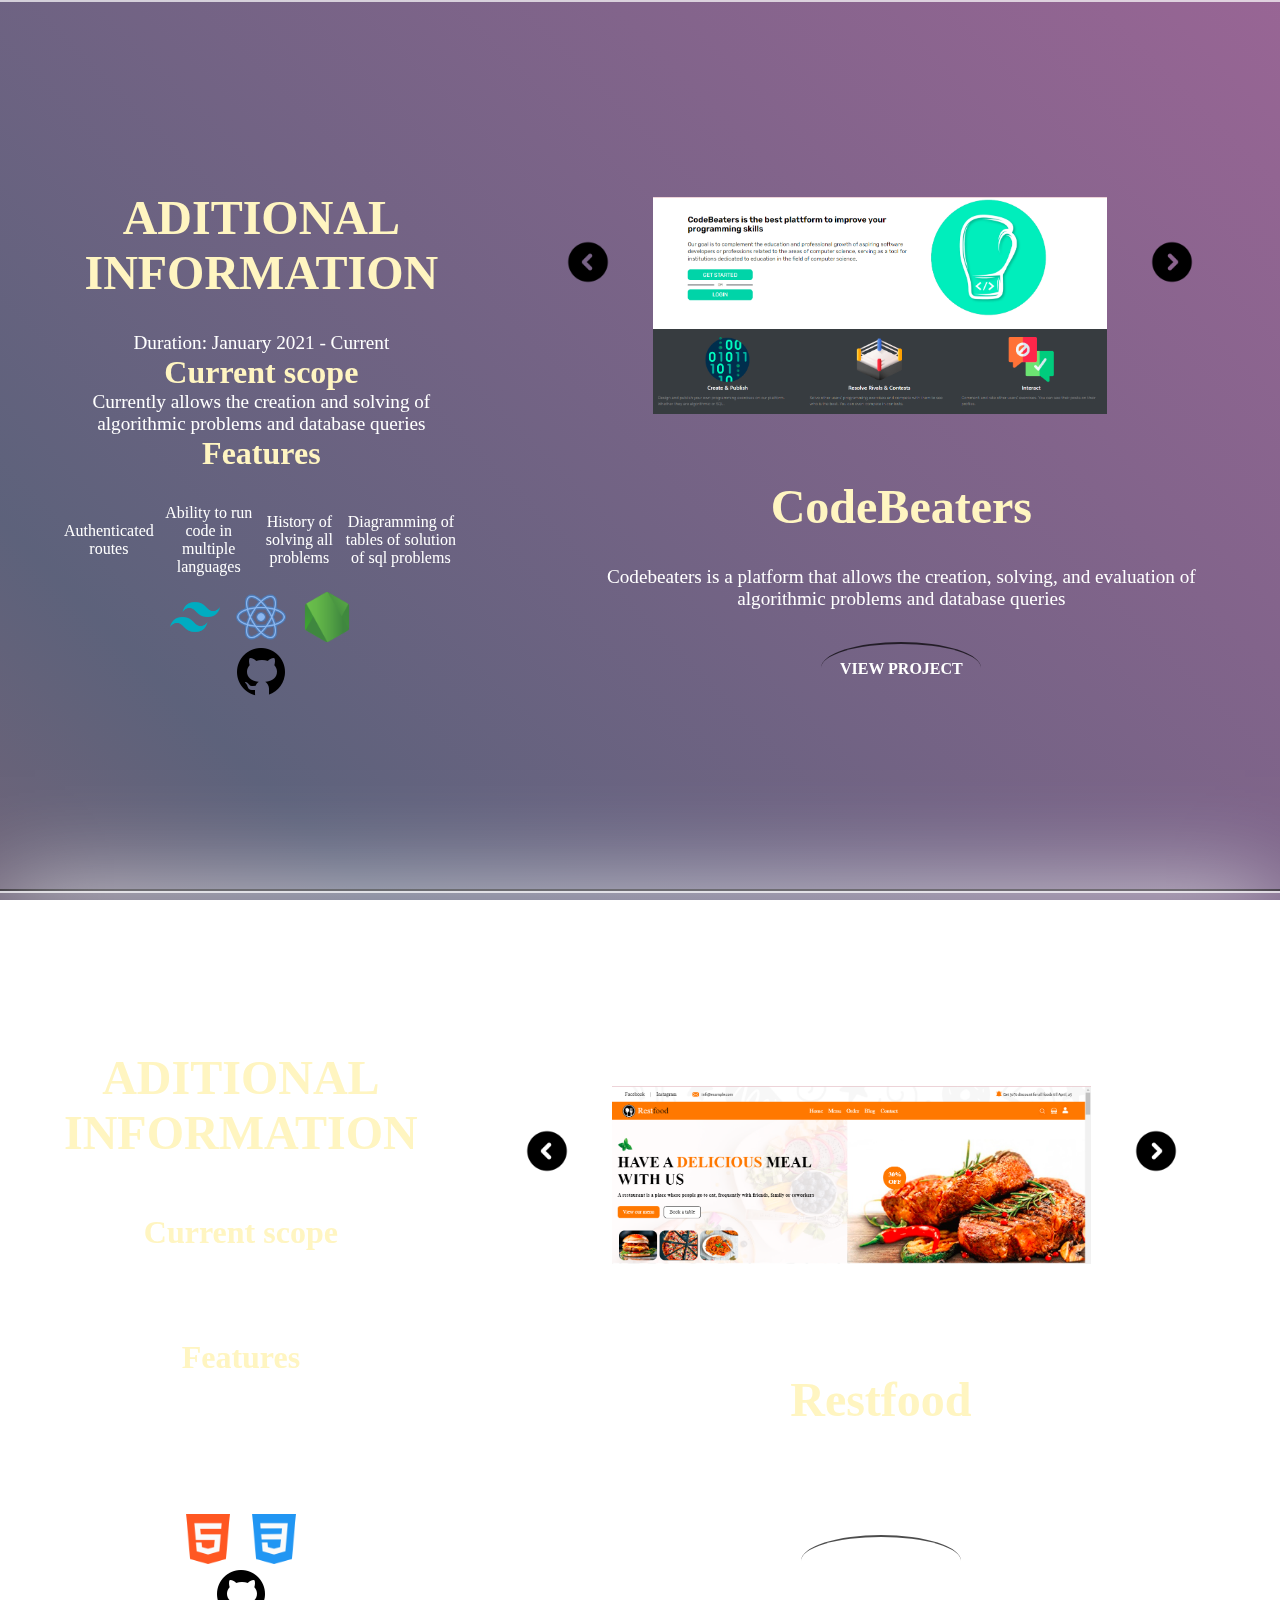
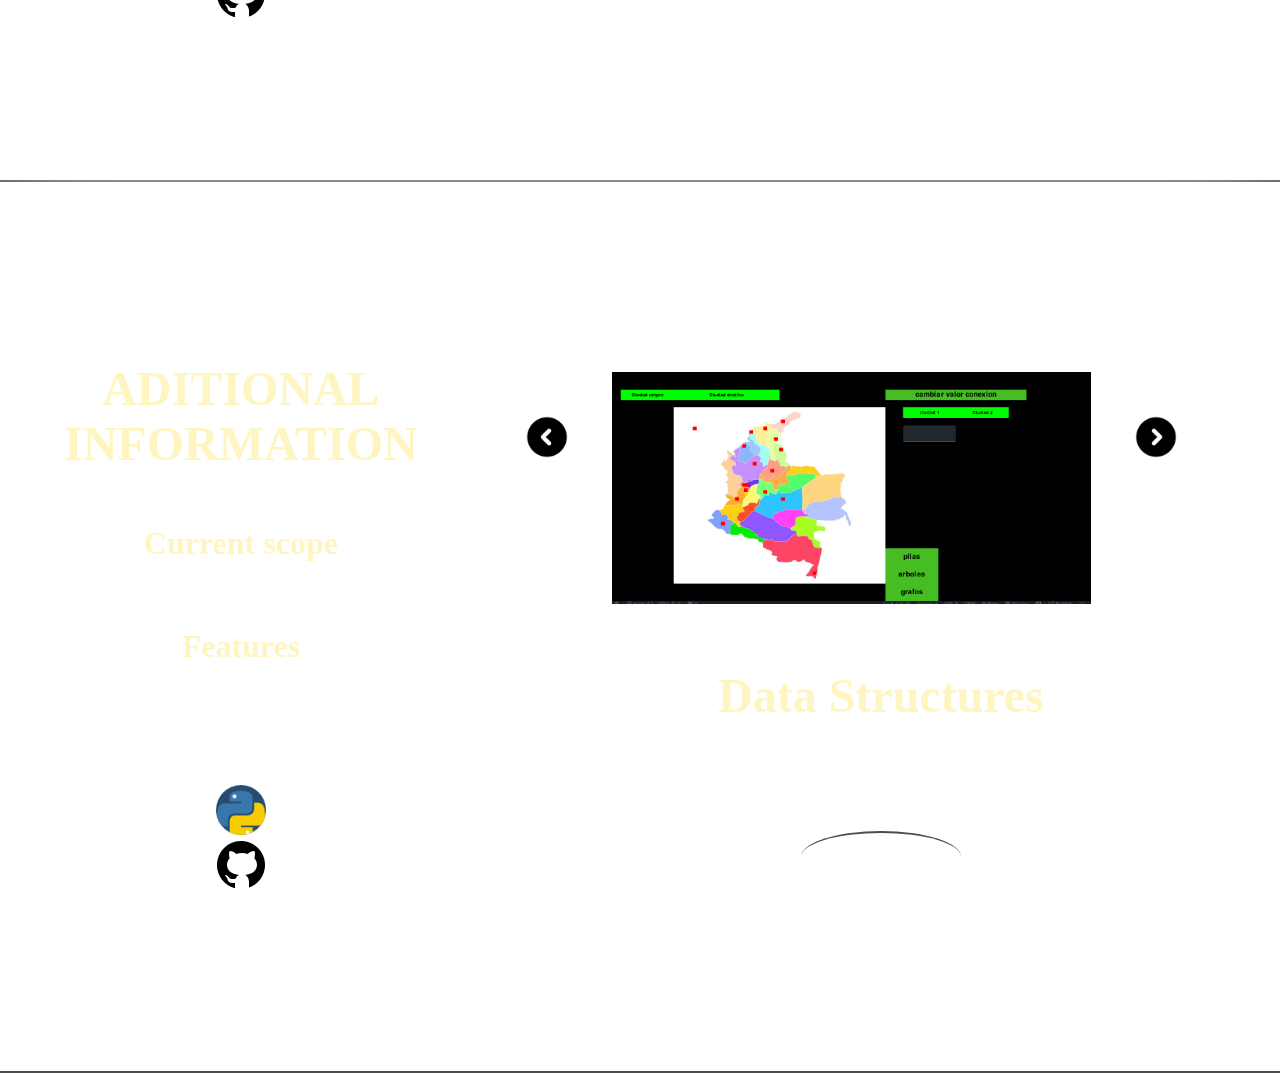
<file: html/projects.html>
<html lang="en">
  <head>
    <meta charset="UTF-8" />
    <meta name="viewport" content="width=device-width, initial-scale=1.0" />
    <title>Projects</title>
    <link rel="stylesheet" href="../css/projects.css" />
  </head>
  <body>

    <main>
        <section class="project">
            <div class="project-content">
              <h1>ADITIONAL INFORMATION</h1>
              <p>Duration: January 2021 - Current</p>
            <h2>Current scope</h2>
            <p>
              Currently allows the creation and solving of algorithmic problems and database queries
            <p>
            <div class="achievments">
                <h2>Features</h2>
                <ul>
                    <li>Authenticated routes</li>
                    <li>Ability to run code in multiple languages</li>
                    <li>History of solving all problems</li>
                    <li>Diagramming of tables of solution of sql problems</li>
                </ul>
            </div>
              <div class="technologies">
                <img src="../assets/icons8-viento-de-cola-css-96.png" alt="tailwind-logo">
                <img src="../assets/icons8-reaccionar-80.png" alt="react-logo">
                  <img src="../assets/nodo-js.png" alt="nodejs-logo">
              </div>

            
              <a href="https://github.com/JustTwoDevs" target="_blank">
                <img src="../assets/icons8-github-60.png" class="git-hub" alt="git-hub-logo">
            </a>
            </div>
            <div class="gallery-wrap">
              <div class="project-photos">
                <img src="../assets/flecha-dizquierda.png" alt="show-left-image" class="backBtn" />
                <div class="gallery">
                  <div>
                    <span>
                      <img src="../assets/codebeaters.png" alt="code-beaters-main-page" />
                    </span>
                  </div>
                  <div>
                    <span>
                      <img src="../assets/codebeaters-register.png" alt="codebeaters-register" />
                    </span>
                  </div>
                </div>
                <img src="../assets/flecha-derecha.png" alt="" class="nextBtn" />
              </div>
              <div class="project-details">
                <h1>CodeBeaters</h1>
                <p>Codebeaters is a 
                  platform that allows the creation, solving, and evaluation of algorithmic problems and database queries
                </p>
              
              
                      <a href="https://github.com/JustTwoDevs" target="_blank">View Project</a>
              </div>
            </div>
        </section>

        <section class="project">
            <div class="project-content">
              <h1>ADITIONAL INFORMATION</h1>
              <p>Duration: January 2021 - Current</p>
            <h2>Current scope</h2>
            <p>
              Presently, we possess a visual interface designed to showcase various aspects of the restaurant, including details about its dishes, location, contact information, and more.
            <p>

            <div class="achievments">
                <h2>Features</h2>
                <ul>
                    <li>Intuitive visual interface that highlights the restaurant's characteristic dishes</li>
                    <li>Attractive design through effective use of grid and flexbox</li>
                    <li>Detailed layout of key sections for easy reference</li>
                </ul>
            </div>
        
          
              <div class="technologies">
                <img src="../assets/html-5.png" alt="html-logo">
                <img src="../assets/css-3.png" alt="css-logo">
                  
              </div>
              <a href="https://github.com/ValenMorales/RestFood" target="_blank">
                <img src="../assets/icons8-github-60.png" class="git-hub" alt="git-hub-logo">
            </a>
            </div>
            <div class="gallery-wrap">
              <div class="project-photos">
                <img src="../assets/flecha-dizquierda.png" alt="show-left-image" class="backBtn" />
      
                <div class="gallery">
                  <div>
                    <span>
                      <img src="../assets/restfood.png" alt="rest_food-main-page" />
                    </span>
                  </div>
                  <div>
                    <span>
                      <img src="../assets/restfood-plates.png" alt="restfood-plates" />
                    </span>
                  </div>
                </div>
                <img src="../assets/flecha-derecha.png" alt="show-right-image" class="nextBtn"  />
              </div>
              <div class="project-details">
                <h1>Restfood</h1>
                <p>
              Restfood is a restaurant website that showcases the restaurant's dishes, location, and contact information.
                
                </p>
              
                      <a href="https://github.com/ValenMorales/RestFood" target="_blank">View Project</a>
              </div>
            </div>
        </section>
        <section class="project">
            <div class="project-content">
              <h1>ADITIONAL INFORMATION</h1>
              <p>Duration: January 2021 - Current</p>
            <h2>Current scope</h2>
            <p>
              Currently has three main features: a card game, an interface for creating a binary tree, and a map with cities and routes. 
            </p>
      
          
            <div class="achievments">
                <h2>Features</h2>
                <ul>
                    <li>The card game that only allows you to place them
                      in piles</li>
                    <li>Interface for creating a binary tree and its traversals</li>
                <li> The map has the implementation of a djsktra to find the shortest route</li>
                    
                </ul>

            </div>
          
              <div class="technologies">
                <img src="../assets/piton (1).png" alt="python-logo">
              
              </div>
              <a href="https://github.com/ValenMorales/final-proyect" target="_blank">
                <img src="../assets/icons8-github-60.png" class="git-hub" alt="git-hub-logo">
            </a>
            </div>
            <div class="gallery-wrap">
              <div class="project-photos">
                <img src="../assets/flecha-dizquierda.png" alt="show-left-image" class="backBtn"  />
      
                <div class="gallery">
                  <div>
                    <span>
                      <img src="../assets/mapa.png" alt="data-structure-mapa-section" />
                    </span>
                  </div>
                
                
                  <div>
                    <span>
                      <img src="../assets/tree.png" alt="data-structure-tree-section" />
                    </span>
                  </div>
                </div>

                <img src="../assets/flecha-derecha.png" alt="show-right-image" class="nextBtn" />
              </div>
              <div class="project-details">
                <h1>Data Structures</h1>
                <p>
                  It's a project based on data structures, 
                  Has interfaces to show how works the piles, binary trees,
                  and graphos
                </p>
              
                      <a href="https://github.com/ValenMorales/final-proyect" target="_blank">View Project</a>
              </div>
            </div>
        </section>
    </main>
  
  </body>
  <script src="../js/projects.js"></script>
</html>
</file>
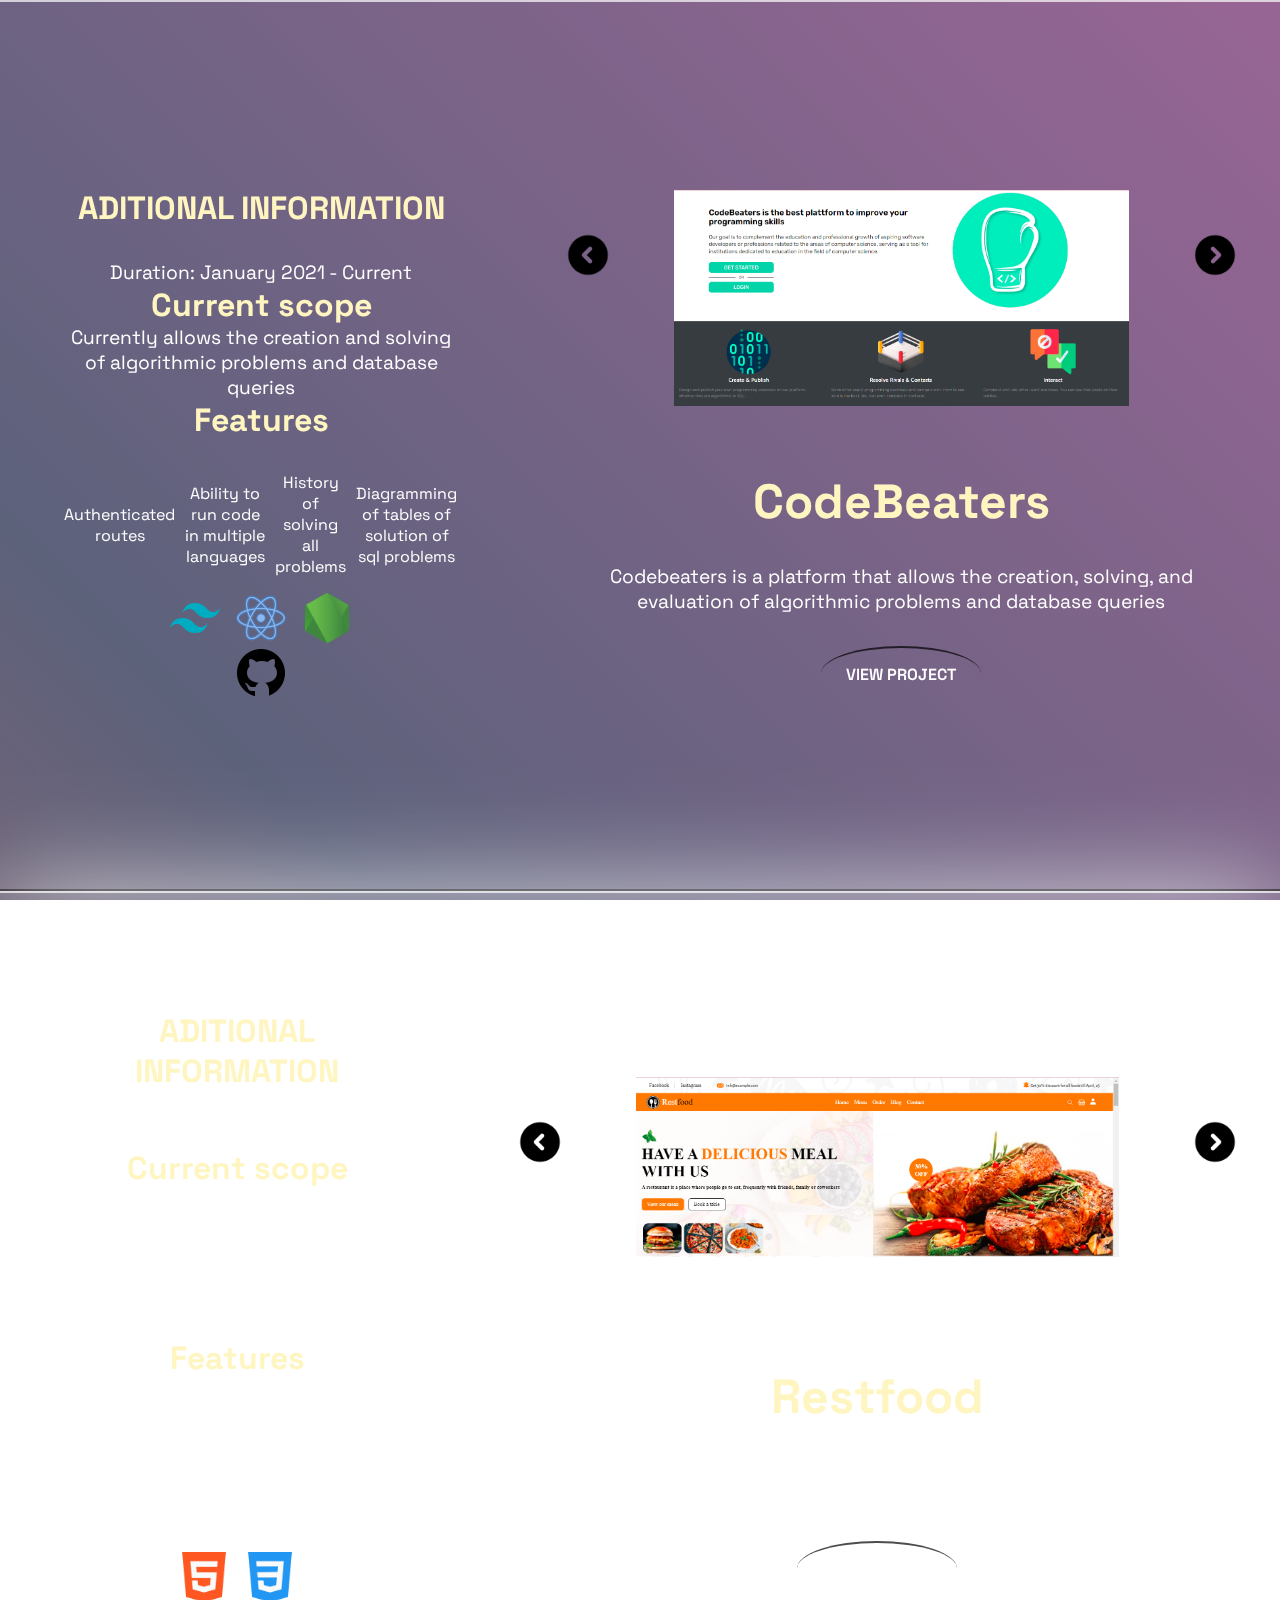
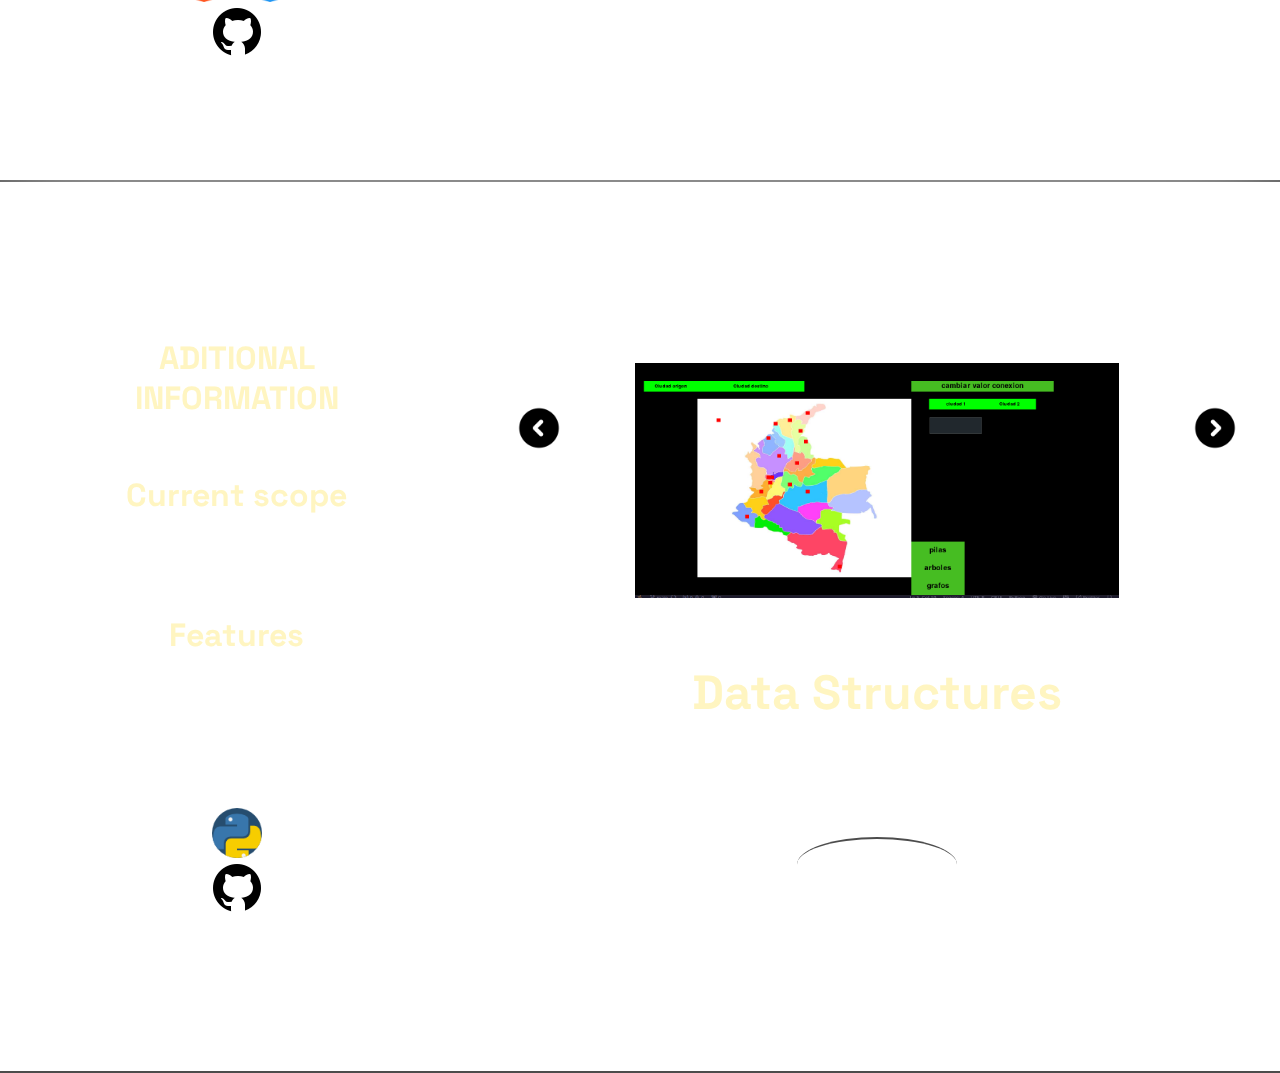
<file: legacy-vanilla/html/projects.html>
<html lang="en">
  <head>
    <meta charset="UTF-8" />
    <meta name="viewport" content="width=device-width, initial-scale=1.0" />
    <title>Projects</title>
    <link rel="stylesheet" href="../css/projects.css" />
    <link rel="preconnect" href="https://fonts.googleapis.com" />
    <link rel="preconnect" href="https://fonts.gstatic.com" crossorigin />
    <link href="https://fonts.googleapis.com/css2?family=Alegreya+Sans:ital,wght@0,100;0,300;0,400;0,500;0,700;0,800;0,900;1,100;1,300;1,400;1,500;1,700;1,800;1,900&family=Montserrat:ital,wght@0,100..900;1,100..900&family=Playpen+Sans:wght@100..800&family=Shantell+Sans:ital,wght@0,300..800;1,300..800&family=Space+Grotesk:wght@300..700&display=swap" rel="stylesheet">
    
  </head>
  <body>

    <main>
        <section class="project">
            <div class="project-content">
              <h1>ADITIONAL INFORMATION</h1>
              <p>Duration: January 2021 - Current</p>
            <h2>Current scope</h2>
            <p>
              Currently allows the creation and solving of algorithmic problems and database queries
            <p>
            <div class="achievments">
                <h2>Features</h2>
                <ul>
                    <li>Authenticated routes</li>
                    <li>Ability to run code in multiple languages</li>
                    <li>History of solving all problems</li>
                    <li>Diagramming of tables of solution of sql problems</li>
                </ul>
            </div>
              <div class="technologies">
                <img src="../assets/icons8-viento-de-cola-css-96.png" alt="tailwind-logo">
                <img src="../assets/icons8-reaccionar-80.png" alt="react-logo">
                  <img src="../assets/nodo-js.png" alt="nodejs-logo">
              </div>

            
              <a href="https://github.com/JustTwoDevs" target="_blank">
                <img src="../assets/icons8-github-60.png" class="git-hub" alt="git-hub-logo">
            </a>
            </div>
            <div class="gallery-wrap">
              <div class="project-photos">
                <img src="../assets/flecha-dizquierda.png" alt="show-left-image" class="backBtn" />
                <div class="gallery">
                  <div>
                    <span>
                      <img src="../assets/codebeaters.png" alt="code-beaters-main-page" />
                    </span>
                  </div>
                  <div>
                    <span>
                      <img src="../assets/codebeaters-register.png" alt="codebeaters-register" />
                    </span>
                  </div>
                </div>
                <img src="../assets/flecha-derecha.png" alt="" class="nextBtn" />
              </div>
              <div class="project-details">
                <h1>CodeBeaters</h1>
                <p>Codebeaters is a 
                  platform that allows the creation, solving, and evaluation of algorithmic problems and database queries
                </p>
              
              
                      <a href="https://github.com/JustTwoDevs" target="_blank">View Project</a>
              </div>
            </div>
        </section>

        <section class="project">
            <div class="project-content">
              <h1>ADITIONAL INFORMATION</h1>
              <p>Duration: January 2021 - Current</p>
            <h2>Current scope</h2>
            <p>
              Presently, we possess a visual interface designed to showcase various aspects of the restaurant, including details about its dishes, location, contact information, and more.
            <p>

            <div class="achievments">
                <h2>Features</h2>
                <ul>
                    <li>Intuitive visual interface that highlights the restaurant's characteristic dishes</li>
                    <li>Attractive design through effective use of grid and flexbox</li>
                    <li>Detailed layout of key sections for easy reference</li>
                </ul>
            </div>
        
          
              <div class="technologies">
                <img src="../assets/html-5.png" alt="html-logo">
                <img src="../assets/css-3.png" alt="css-logo">
                  
              </div>
              <a href="https://github.com/ValenMorales/RestFood" target="_blank">
                <img src="../assets/icons8-github-60.png" class="git-hub" alt="git-hub-logo">
            </a>
            </div>
            <div class="gallery-wrap">
              <div class="project-photos">
                <img src="../assets/flecha-dizquierda.png" alt="show-left-image" class="backBtn" />
      
                <div class="gallery">
                  <div>
                    <span>
                      <img src="../assets/restfood.png" alt="rest_food-main-page" />
                    </span>
                  </div>
                  <div>
                    <span>
                      <img src="../assets/restfood-plates.png" alt="restfood-plates" />
                    </span>
                  </div>
                </div>
                <img src="../assets/flecha-derecha.png" alt="show-right-image" class="nextBtn"  />
              </div>
              <div class="project-details">
                <h1>Restfood</h1>
                <p>
              Restfood is a restaurant website that showcases the restaurant's dishes, location, and contact information.
                
                </p>
              
                      <a href="https://github.com/ValenMorales/RestFood" target="_blank">View Project</a>
              </div>
            </div>
        </section>
        <section class="project">
            <div class="project-content">
              <h1>ADITIONAL INFORMATION</h1>
              <p>Duration: January 2021 - Current</p>
            <h2>Current scope</h2>
            <p>
              Currently has three main features: a card game, an interface for creating a binary tree, and a map with cities and routes. 
            </p>
      
          
            <div class="achievments">
                <h2>Features</h2>
                <ul>
                    <li>The card game that only allows you to place them
                      in piles</li>
                    <li>Interface for creating a binary tree and its traversals</li>
                <li> The map has the implementation of a djsktra to find the shortest route</li>
                    
                </ul>

            </div>
          
              <div class="technologies">
                <img src="../assets/piton (1).png" alt="python-logo">
              
              </div>
              <a href="https://github.com/ValenMorales/final-proyect" target="_blank">
                <img src="../assets/icons8-github-60.png" class="git-hub" alt="git-hub-logo">
            </a>
            </div>
            <div class="gallery-wrap">
              <div class="project-photos">
                <img src="../assets/flecha-dizquierda.png" alt="show-left-image" class="backBtn"  />
      
                <div class="gallery">
                  <div>
                    <span>
                      <img src="../assets/mapa.png" alt="data-structure-mapa-section" />
                    </span>
                  </div>
                
                
                  <div>
                    <span>
                      <img src="../assets/tree.png" alt="data-structure-tree-section" />
                    </span>
                  </div>
                </div>

                <img src="../assets/flecha-derecha.png" alt="show-right-image" class="nextBtn" />
              </div>
              <div class="project-details">
                <h1>Data Structures</h1>
                <p>
                  It's a project based on data structures, 
                  Has interfaces to show how works the piles, binary trees,
                  and graphos
                </p>
              
                      <a href="https://github.com/ValenMorales/final-proyect" target="_blank">View Project</a>
              </div>
            </div>
        </section>
    </main>
  
  </body>
  <script src="../js/projects.js"></script>
</html>
</file>
<file: index.css>
* {
  margin: 0;
  padding: 0;
  border: 0;
  box-sizing: border-box;
  vertical-align: baseline;
  text-decoration: none;
  color: rgb(255, 255, 255);
}

::selection {
  background-color: black;
  color: white;
}
a {
  display: block;
  text-decoration: none;
  color: inherit;
}

a {
  margin: 2em 0 0;
  border-top: 2px solid rgba(0, 0, 0, 0.7);
  border-radius: 50%;
  text-transform: uppercase;
  font-weight: 600;
  padding: 1em 1em;
  transition: all 0.5s ease;
  animation: aparecer1 2s ease 1 backwards;
}

a:hover {
  background: rgb(150, 0, 130);
  color: white;
  transform: scale(1.1);
  transition: 0.5s;
}
img,
figure {
  max-width: 100%;
  width: 100%;
  height: 100%;
  display: block;
  object-fit: cover;
  object-position: center center;
}

html {
  scroll-behavior: smooth;
}

video {
  max-width: 100%;
  width: 100%;
  display: flex;
  object-fit: cover;
  object-position: center center;
}

p a {
  display: inline;
}

li {
  list-style-type: none;
}

h1,
h2,
h3,
h4,
h5,
h6 {
  color: inherit;
  font-weight: inherit;
  font-size: inherit;
}

form,
button,
input,
textarea,
select {
  font-family: inherit;
  font-size: inherit;
  -webkit-hyphens: auto;
  hyphens: auto;
  background-color: transparent;
  display: flex;
  color: inherit;
}

body {
  font-family: "Space Grotesk";
  font-optical-sizing: auto;
  font-style: normal;
  font-size: 100%;
  min-height: 100vh;

  font-smooth: always;
  -webkit-font-smoothing: antialiased;
  -moz-osx-font-smoothing: grayscale;
}

main::before {
  content: "";
  position: fixed;
  top: 0;
  left: 0;
  width: 100%;
  height: 100%;
  z-index: -1;
  /* background: linear-gradient(
    45deg,
    rgb(73, 0, 75),
    rgba(30, 0, 44, 0.925),
    rgb(73, 0, 75),
    rgb(23, 0, 25)
  );
*/
  background: linear-gradient(
    45deg,
    rgba(156, 40, 40, 0.7),
    rgba(24, 31, 67, 0.7),
    rgba(126, 37, 111, 0.7),
    rgba(72, 21, 81, 0.7)
  );

  background-size: 300% 300%;
  animation: color 4s ease-in-out infinite;
}

main {
  width: 100%;
  min-height: 100vh;
  display: flex;
  flex-direction: column;
  justify-content: center;
  align-items: center;
  overflow-x: hidden;
}

@keyframes color {
  0% {
    background-position: 0% 50%;
  }
  50% {
    background-position: 100% 50%;
  }
  100% {
    background-position: 0% 50%;
  }
}
.header {
  width: 100%;
  min-width: 5em;
  display: flex;
  flex-flow: row wrap;
  justify-content: space-between;
  align-items: center;
  padding: 1em 2em;
  font-size: 1.2em;
}

.header .ul {
  display: flex;
  flex-flow: row wrap;
  justify-content: space-between;
  align-items: center;
}
.header .li {
  margin: 0 2em;
  list-style: none;
}
.header .li .a {
  text-decoration: none;
  color: white;
  font-weight: 600;
  border: none;
  font-size: 1rem;
}
.header .li .a:hover {
  background-color: transparent;
}

.section {
  width: 100%;
  min-height: 80vh;
  text-align: center;
  display: flex;
  flex-flow: column wrap;
  justify-content: center;
  align-items: center;
  margin-bottom: 5rem;
}

.section .ul {
  /*para hacer que un elemento quede al lado de otro */
  display: flex;
  flex-flow: row wrap;
  justify-content: center;
  align-items: center;
}
.section .ul .li {
  margin: 0 1em;
}

.info {
  font-size: 1.3em;
  margin-left: 3rem;
  animation: aparecer1 2s ease 1 both;
}

.section .h2 {
  font-family: var(--tipo-titular);
  font-size: 5em;
  font-weight: 800;
}
.section .h3 {
  font-family: var(--tipo-titular);
  font-size: 2em;
  font-style: italic;
}
.section .p {
  max-width: 40em;
  text-align: left;
  margin: 0 0 1em;
  font-size: 1.2em;
}
.grid {
  width: 90%;
  margin: 1em, 0;
  display: grid;
  grid-template-columns: repeat(auto-fit, minmax(10rem, 1fr));
  gap: 2rem;
}

.article {
  width: 100%;
  display: flex;
  flex-flow: column nowrap;
  justify-content: center;
  align-items: center;
  position: relative;
  overflow: hidden;
  text-align: center;
  padding: 1em;
}

.grid article:nth-child(3):hover {
  cursor: url("./assets/pizza.png"), auto;
}

.grid article:nth-child(2):hover {
  cursor: url("./assets/metodo-de-pago.png"), auto;
}

.grid article:nth-child(1):hover {
  cursor: url("./assets/servicio-al-cliente.png"), auto;

}

.article p {
  font-size: 1.1em;
  margin: 0.2em 0;
}
.article h4 {
  font-size: 1.2em;
  font-weight: 800;
}
.article h3{
  font-size: 1.7em;
  font-weight: 800;
  margin: 1em 0;

}


article ul {
  display: flex;
  flex-direction: column;

  margin: 1em 0;
}

.projects {
  margin-left: 3rem;
}
.projects .p {
  font-size: 1.3em;
  text-align: center;
  margin: 1em 0;
}

.about {
  margin-left: 3rem;
}
.about .p {
  max-width: 40em;
  text-align: center;
  margin-bottom: 1.5em;
  font-size: 1.3em;
}

.about .rrss {
  width: 100%;

  display: flex;
  flex-flow: row wrap;
  justify-content: center;
  align-items: center;
}

.rrss button {
  margin: 0 1em;
  padding: 1em;
  border: none;
  border-radius: 50%;
  background: rgba(0, 0, 0, 0.7);
  color: white;
  cursor: pointer;
  font-size: 1.5em;
  transition: all 0.5s ease;
}
.about .li {
  margin: 0 1em;
}

.about .svg {
  width: 3em;
  height: 3em;
}

svg:hover {
  cursor: pointer;
}

.footer {
  padding: 2em 0;
  text-align: center;
  position: relative;
}

@keyframes aparecer1 {
  from {
    opacity: 0;
    transform: translateY(50%);
  }
  to {
    opacity: 1;
    transform: translateY(0%);
  }
}

.slider- {
  height: 80%;
  margin: auto;
  position: relative;
  width: 100vw;
  display: grid;
  place-items: center;
  overflow: hidden;
}

.my-projects {
  width: 95%;
  height: 100vh;
  display: flex;
  flex-direction: column;
  justify-content: center;
  align-items: center;
  color: white;
  margin-top: 30rem;
  margin-bottom: 5rem;
}

.my-projects h2 {
  font-size: 3rem;
  display: inline;
  font-family: var(--tipo-titular);
  font-weight: 800;
  text-align: center;
  color: white;
  padding: 0 1rem;
  margin-bottom: 2rem;
}

.slider-track {
  display: flex;
  width: calc(250px * 16);
  animation: scroll 20s linear infinite;
}

@keyframes scroll {
  0% {
    transform: translateX(0);
  }
  100% {
    transform: translateX(calc(-250px * 8));
  }
}

.slide {
  height: 150px;
  width: 150px;
  display: flex;
  align-items: center;
  padding: 15px;
  perspective: 100px;
  text-align: center;
  border-bottom: 3px solid #000;
}

.slide img {
  width: 100%;
  height: 100%;
  object-fit: cover;
  object-position: center;
  border-radius: 10px;
}

.slide:hover {
  cursor: pointer;
  /*  transform: translateZ(20px); */
}

.slider-::before,
.slider-::after {
  background: linear-gradient(
    to right,
    rgba(255, 255, 255, 1),
    0%,
    rgba(255, 255, 255, 0),
    100%
  );
  content: "";
  height: 100%;
  position: absolute;
  width: 15%;
  z-index: 2;
}

.slider-::before {
  left: 0;
  top: 0;
}

.slider-::after {
  right: 0;
  top: 0;
  transform: rotateZ(180deg);
}

.carrousel-section {
  display: flex;
  flex-direction: column;
  justify-content: center;
  align-items: center;
}
.carrousel {
  display: flex;
  flex-direction: column;
  justify-content: center;
  text-align: center;
  align-items: center;
  color: white;
}
.enlace {
  text-decoration: none;
  color: inherit;
}
.enlace:hover {
  text-decoration: none;
  color: inherit;
  background: none;
}
.carrousel-section h2 {
  font-size: 3rem;
  display: inline;
  font-family: var(--tipo-titular);
  font-weight: 800;
  text-align: center;

  color: white;

  padding: 0 1rem;
}

.carrousel-section .p {
  font-size: 1.5rem;
  font-family: var(--tipo-principal);
  font-style: italic;
  text-align: center;
  color: white;
  padding: 0 1rem;
  margin: 0 0 4rem 2rem;
}

.content-all {
  width: 400px;
  margin: auto;
  perspective: 800px;
  position: relative;
}

.content-carrousel {
  display: flex;
  flex-direction: column;
  width: 100%;
  position: absolute;
  perspective: 100000px;
  animation: rotar 20s infinite linear;
  transform-style: preserve-3d;
}

.content-carrousel:hover {
  animation-play-state: paused;
  cursor: pointer;
}

.content-carrousel div {
  width: 250px;
  border-radius: 2px;
  object-fit: cover;
  height: 200px;
  overflow: hidden;
  position: absolute;
  box-shadow: 0px 0px 20px 0px black;
  transition: all 300ms;
}

.content-carrousel div:hover {
  box-shadow: 0px 0px 0px 0px black;
  transform: scale(1.2);
  transition: all 300ms;
}
.content-carrousel p {
  width: 100%;
  height: 100%;
  background-color: rgba(0, 0, 0, 0.5);
  position: absolute;
  bottom: 0;
  left: 0;

  backdrop-filter: blur(1rem);
  color: white;
  font-size: 1rem;
  font-family: var(--tipo-titular);
  font-style: italic;
  transform: translateZ(1.2);
  display: flex;
  flex-flow: row wrap;
  justify-content: center;
  align-items: center;
  opacity: 0;
  transition: all 0.5s ease;
}
.content-carrousel div:hover p {
  opacity: 1;
  transform: translateZ(1);
}

.content-carrousel div:nth-child(1) {
  background-image: url(./assets/deep-learning.png);
  background-position: center center;
  background-repeat: no-repeat;
  background-size: cover;

  transform: rotateY(60deg) translateZ(350px);
}
.content-carrousel div:nth-child(2) {
  background: url(./assets/coming-soon-2070393_640.jpg);
  background-position: center center;
  background-repeat: no-repeat;
  background-size: cover;
  transform: rotateY(120deg) translateZ(300px);
}
.content-carrousel div:nth-child(3) {
  background: url(./assets/machine-learning.png);
  background-position: center center;
  background-repeat: no-repeat;
  background-size: cover;
  transform: rotateY(180deg) translateZ(300px);
}
.content-carrousel div:nth-child(4) {
  background: url(./assets/matlab-fundamentals.png);
  background-position: center center;
  background-repeat: no-repeat;
  background-size: cover;
  transform: rotateY(240deg) translateZ(300px);
}
.content-carrousel div:nth-child(5) {
  background: url(./assets/deep-learning.png);
  background-position: center center;
  background-repeat: no-repeat;
  background-size: cover;
  transform: rotateY(300deg) translateZ(300px);
}
.content-carrousel div:nth-child(6) {
  background: url(./assets/coming-soon-2070393_640.jpg);
  background-position: center center;
  background-repeat: no-repeat;
  background-size: cover;
  transform: rotateY(360deg) translateZ(300px);
}

.content-carrousel img:hover {
  transform: scale(1.2);
  transition: all 300ms;
}

@keyframes rotar {
  from {
    transform: rotateY(0deg);
  }
  to {
    transform: rotateY(360deg);
  }
}
.section-wrapper {
  width: 100%;
  padding: 10px;
  margin-left: 1.5rem;
}
.box-wrapper {
  position: relative;
  display: table;
  width: 1100px;
  margin: auto;
  margin-top: 35px;
  border-radius: 30px;
  background-color: black;
}
.info-wrap {
  width: 35%;
  height: 450px;
  padding: 40px;
  float: left;
  display: flex;
  flex-direction: column;
  align-items: center;
  justify-content: center;
  border-radius: 30px 0px 0px 30px;
  background: transparent;
  color: #ffffff;
}
.info-title {
  text-align: left;
  font-size: 4rem;
  text-align: center;
  letter-spacing: 0.5px;
}
.info-sub-title {
  font-size: 18px;
  font-weight: 300;
  margin-top: 17px;
  letter-spacing: 0.5px;
  line-height: 26px;
  text-align: center;
}

.form-wrap {
  width: 65%;
  float: right;
  padding: 40px 25px 35px 25px;
  border-radius: 0px 30px 30px 0px;
  background: transparent;
  border: 5px solid #ffffff;
}

.form-fields {
  display: table;
  width: 100%;
  padding: 15px 5px 5px 5px;
}
.form-fields input,
.form-fields textarea {
  border: none;
  outline: none;
  background: none;
  font-size: 18px;
  color: #ffffff;
  padding: 20px 10px 20px 5px;
  width: 100%;
}

.form-fields input::placeholder,
.form-fields textarea::placeholder {
  color: #ffffff;
  font-size: 18px;
}
.form-fields textarea {
  height: 150px;
  resize: none;
}
.form-group {
  width: 46%;
  float: left;

  padding: 0px 30px;
  margin: 14px 12px;
  border-radius: 25px;
  box-shadow: inset 8px 8px 8px #cbced1, inset -8px -8px 8px #ffffff;
}
.form-fields .form-group:nth-child(3) {
  width: 96%;
}
.form-fields .form-group:nth-child(4) {
  width: 50%;
  margin: auto;
  display: flex;
  justify-content: center;
  align-items: center;
  box-shadow: none;
  background-color: rgb(93, 127, 124);
  color: #fff;
}

.form-fields .form-group:nth-child(4):hover {
  background-color: rgba(44, 1, 39, 0.654);
  transform: scale(1.01);
  transition: all 0.5s;
}

.submit-button {
  margin: auto;
  width: 30%;
  font-size: 20px;
  font-weight: 700;
  outline: none;
  border: none;
  cursor: pointer;
  color: #fff;
  text-align: center;
}

/* Responsive css */
@media only screen and (max-width: 767px) {
  .grid {
    display: flex;
    flex-direction: column;
  }

  .content-carrousel {
    perspective: none;
  }
  .my-projects {
    margin-left: 1rem;
    width: 100vw;
  }
  main {
    overflow-x: visible;
  }
  .box-wrapper {
    width: 100%;
  }
  .info-wrap,
  .form-wrap {
    width: 100%;
    height: inherit;
    float: none;
  }
  .info-wrap {
    border-radius: 30px 30px 0px 0px;
  }
  .form-wrap {
    border-radius: 0px 0px 30px 30px;
  }
  .form-group {
    width: 100%;
    float: none;
    margin: 25px 0px;
  }
  .form-fields .form-group:last-child,
  .submit-button {
    width: 100%;
  }
  .submit-button {
    margin: 10px 0px;
  }
}
</file>
<file: css/slider.css>
.slider {
  height: 80vh;
  width: 90%;
  margin-left: 4rem;
  position: relative;
  justify-content: center;
}

.slider .list .item {
  position: absolute;
  inset: 0 0 0 0;
  overflow: hidden;
  opacity: 0;
  transition: 0.5s;
}
.slider .list .item img {
  width: 100%;
  height: 100%;
  object-fit: cover;
}
.slider .list .item::after {
  content: "";
  width: 100%;
  height: 100%;
  position: absolute;
  left: 0;
  bottom: 0;
  background-image: linear-gradient(to top, #e9e9e9 10%, transparent);
}
.slider .list .item .content {
  position: absolute;
  left: 10%;
  top: 20%;
  width: 500px;
  max-width: 80%;
  z-index: 1;
}
.slider .list .item .content p {
  color: black;
  font-size: 1.5rem;
  background-color: linear-gradient(to top, #e9e9e9 10%, transparent);
  border-radius: 5px;
  padding: 10px;
}

.slider .list .item .content .item-buttons {
  position: absolute;
  left: 600px;
  bottom: 50px;
  z-index: 100;
  display: flex;
  gap: 10px;
  margin-top: 20px;
}

.slider .list .item .content .item-buttons button {
  background-color: #7f0166;
  text-align: center;
  color: white;
  padding: 15px 20px;
  border: none;
  border-radius: 5px;
  font-size: 30px;
}

.slider .list .item .content .item-buttons button:hover {
  background-color: #7f016684;
  
  color: white;
  cursor: pointer;
}

.slider .list .item .content h2 {
  font-size: 80px;
  font-weight: 900;
  color: black;
  margin: 0;
}
.slider .list .item.active {
  opacity: 1;
  z-index: 10;
}
@keyframes showContent {
  to {
    transform: translateY(0);
    filter: blur(0);
    opacity: 1;
  }
}

.slider .list .item.active h2,
.slider .list .item.active p,
.slider .list .item.active .item-buttons {
  transform: translateY(30px);
  filter: blur(20px);
  opacity: 0;
  animation: showContent 1s 0.7s ease-in-out 1 forwards;
}
.slider .list .item.active h2 {
  animation-duration: 1.3s;
}
.slider .list .item.active p {
  animation-delay: 1s;
}
.arrows {
  position: absolute;
  top: 30%;
  right: 50px;
  z-index: 100;
}

.thumbnail {
  position: absolute;
  bottom: 5px;
  z-index: 11;
  display: flex;
  gap: 0.5rem;
  width: 100%;
  height: 150px;
  padding: 0 50px;
  box-sizing: border-box;
  overflow: auto;
  justify-content: right;
}
.thumbnail::-webkit-scrollbar {
  width: 0;
}
.thumbnail .item {
  width: 120px;
  height: 150px;
  filter: brightness(0.5);
  transition: 0.5s;
  flex-shrink: 0;
}
.thumbnail .item img {
  width: 100%;
  height: 100%;
  object-fit: cover;
  border-radius: 10px;
}
.thumbnail .item.active {
  filter: brightness(1.5);
}
.thumbnail .item .content {
  position: absolute;
  inset: auto 10px 10px 10px;
}
@media screen and (max-width: 678px) {
  .thumbnail {
    justify-content: start;
  }
  .slider .list .item .content h2 {
    font-size: 60px;
  }
  .arrows {
    top: 10%;
  }
}
</file>
<file: legacy-vanilla/index.css>
* {
  margin: 0;
  padding: 0;
  border: 0;
  box-sizing: border-box;
  vertical-align: baseline;
  text-decoration: none;
  color: inherit;
}

:root {
  --bg-base: #0b1020;
  --bg-elevated: #111a31;
  --surface-1: #121a2c;
  --surface-2: #1a2642;
  --text-primary: #f5f7ff;
  --text-secondary: #c5cee3;
  --accent: #7c3aed;
  --accent-strong: #5b21b6;
  --accent-soft: #a78bfa;
  --border-muted: rgba(124, 58, 237, 0.35);
  --overlay: rgba(11, 16, 32, 0.62);
}

::selection {
  background-color: var(--accent);
  color: var(--text-primary);
}
a {
  display: block;
  text-decoration: none;
  color: inherit;
}

a {
  margin: 2em 0 0;
  border-top: 2px solid var(--border-muted);
  border-radius: 50%;
  text-transform: uppercase;
  font-weight: 600;
  padding: 1em 1em;
  transition: all 0.5s ease;
  animation: aparecer1 2s ease 1 backwards;
}

a:hover {
  background: var(--accent);
  color: var(--text-primary);
  transform: scale(1.1);
  transition: 0.5s;
}
img,
figure {
  max-width: 100%;
  width: 100%;
  height: 100%;
  display: block;
  object-fit: cover;
  object-position: center center;
}

html {
  scroll-behavior: smooth;
}

video {
  max-width: 100%;
  width: 100%;
  display: flex;
  object-fit: cover;
  object-position: center center;
}

p a {
  display: inline;
}

li {
  list-style-type: none;
}

h1,
h2,
h3,
h4,
h5,
h6 {
  color: inherit;
  font-weight: inherit;
  font-size: inherit;
}

form,
button,
input,
textarea,
select {
  font-family: inherit;
  font-size: inherit;
  -webkit-hyphens: auto;
  hyphens: auto;
  background-color: transparent;
  display: flex;
  color: inherit;
}

body {
  font-family: "Space Grotesk";
  font-optical-sizing: auto;
  font-style: normal;
  font-size: 100%;
  min-height: 100vh;
  background-color: var(--bg-base);
  color: var(--text-primary);

  font-smooth: always;
  -webkit-font-smoothing: antialiased;
  -moz-osx-font-smoothing: grayscale;
}

main::before {
  content: "";
  position: fixed;
  top: 0;
  left: 0;
  width: 100%;
  height: 100%;
  z-index: -1;
  /* background: linear-gradient(
    45deg,
    rgb(73, 0, 75),
    rgba(30, 0, 44, 0.925),
    rgb(73, 0, 75),
    rgb(23, 0, 25)
  );
*/
  background: linear-gradient(
    45deg,
    rgba(10, 15, 30, 0.82),
    rgba(20, 30, 56, 0.78),
    rgba(35, 28, 74, 0.8),
    rgba(10, 15, 30, 0.82)
  );

  background-size: 300% 300%;
  animation: color 4s ease-in-out infinite;
}

main {
  width: 100%;
  min-height: 100vh;
  display: flex;
  flex-direction: column;
  justify-content: center;
  align-items: center;
  overflow-x: hidden;
}

@keyframes color {
  0% {
    background-position: 0% 50%;
  }
  50% {
    background-position: 100% 50%;
  }
  100% {
    background-position: 0% 50%;
  }
}
.header {
  width: 100%;
  position: sticky;
  top: 0;
  z-index: 20;
  background-color: rgba(11, 16, 32, 0.72);
  backdrop-filter: blur(10px);
  border-bottom: 1px solid rgba(167, 139, 250, 0.12);
}

.header-inner {
  width: min(1120px, 92%);
  margin: 0 auto;
  display: flex;
  justify-content: space-between;
  align-items: center;
  padding: 1.1rem 0;
}

.brand {
  margin: 0;
  border: none;
  border-radius: 0;
  padding: 0;
  animation: none;
  text-transform: none;
  font-size: 1.25rem;
  font-weight: 700;
  color: var(--text-primary);
  letter-spacing: 0.08em;
}

.header .ul {
  display: flex;
  flex-flow: row nowrap;
  justify-content: flex-end;
  align-items: center;
  gap: 1rem;
}
.header .li {
  margin: 0;
  list-style: none;
}
.header .li .a {
  margin: 0;
  border: none;
  border-radius: 0;
  padding: 0.2rem 0.4rem;
  animation: none;
  text-transform: none;
  text-decoration: none;
  color: var(--text-secondary);
  font-weight: 500;
  font-size: 0.95rem;
}
.header .li .a:hover {
  background-color: transparent;
  color: var(--text-primary);
  transform: none;
}

.section {
  width: 100%;
  min-height: 80vh;
  text-align: center;
  display: flex;
  flex-flow: column wrap;
  justify-content: center;
  align-items: center;
  margin-bottom: 5rem;
}

.section .ul {
  /*para hacer que un elemento quede al lado de otro */
  display: flex;
  flex-flow: row wrap;
  justify-content: center;
  align-items: center;
}
.section .ul .li {
  margin: 0 1em;
}

.info {
  width: min(1120px, 92%);
  min-height: 72vh;
  margin: 1.5rem auto 4rem;
  display: grid;
  grid-template-columns: 1.15fr 0.85fr;
  gap: 2.2rem;
  text-align: left;
  align-items: center;
  animation: aparecer1 2s ease 1 both;
}

.hero-copy {
  max-width: 640px;
}

.eyebrow {
  font-size: 0.9rem;
  letter-spacing: 0.14em;
  text-transform: uppercase;
  color: var(--accent-soft);
  margin-bottom: 1rem;
}

.hero-description {
  max-width: 52ch;
  font-size: 1.1rem;
  line-height: 1.65;
  color: var(--text-secondary);
  margin: 1.1rem 0 1.6rem;
}

.hero-actions {
  display: flex;
  gap: 0.9rem;
  flex-wrap: wrap;
}

.hero-link {
  margin: 0;
  border: 1px solid var(--border-muted);
  border-radius: 999px;
  padding: 0.7rem 1.15rem;
  animation: none;
  text-transform: none;
  font-size: 0.95rem;
  font-weight: 600;
  color: var(--text-primary);
}

.hero-link:hover {
  transform: translateY(-1px);
}

.hero-link-primary {
  background-color: var(--accent);
  border-color: transparent;
}

.hero-link-primary:hover {
  background-color: var(--accent-strong);
}

.hero-link-secondary {
  background-color: transparent;
}

.hero-photo {
  display: flex;
  justify-content: center;
}

.photo-placeholder {
  width: min(340px, 82vw);
  aspect-ratio: 1 / 1;
  border-radius: 28px;
  border: 1px dashed rgba(167, 139, 250, 0.55);
  background: linear-gradient(160deg, rgba(26, 38, 66, 0.82), rgba(17, 26, 49, 0.95));
  display: grid;
  place-items: center;
  box-shadow: 0 20px 45px rgba(0, 0, 0, 0.35);
}

.photo-placeholder span {
  color: var(--text-secondary);
  letter-spacing: 0.04em;
}

.section .h2 {
  font-family: var(--tipo-titular);
  font-size: 5em;
  font-weight: 800;
  color: var(--text-primary);
}
.section .h3 {
  font-family: var(--tipo-titular);
  font-size: 2em;
  font-style: italic;
  color: var(--accent-soft);
}
.section .p {
  max-width: 40em;
  text-align: left;
  margin: 0 0 1em;
  font-size: 1.2em;
  color: var(--text-secondary);
}
.grid {
  width: 90%;
  margin: 1em, 0;
  display: grid;
  grid-template-columns: repeat(auto-fit, minmax(10rem, 1fr));
  gap: 2rem;
}

.article {
  width: 100%;
  display: flex;
  flex-flow: column nowrap;
  justify-content: center;
  align-items: center;
  position: relative;
  overflow: hidden;
  text-align: center;
  padding: 1em;
}

.grid article:nth-child(3):hover {
  cursor: url("./assets/pizza.png"), auto;
}

.grid article:nth-child(2):hover {
  cursor: url("./assets/metodo-de-pago.png"), auto;
}

.grid article:nth-child(1):hover {
  cursor: url("./assets/servicio-al-cliente.png"), auto;

}

.article p {
  font-size: 1.1em;
  margin: 0.2em 0;
  color: var(--text-secondary);
}
.article h4 {
  font-size: 1.2em;
  font-weight: 800;
  color: var(--accent-soft);
}
.article h3{
  font-size: 1.7em;
  font-weight: 800;
  margin: 1em 0;
  color: var(--text-primary);

}


article ul {
  display: flex;
  flex-direction: column;

  margin: 1em 0;
}

.projects {
  margin-left: 0;
}
.projects .p {
  font-size: 1.3em;
  text-align: center;
  margin: 1em 0;
}

.experience-timeline {
  width: min(960px, 92%);
  margin: 1.8rem auto 0;
  position: relative;
  display: grid;
  gap: 1.2rem;
}

.experience-timeline::before {
  content: "";
  position: absolute;
  left: 11px;
  top: 0;
  bottom: 0;
  width: 2px;
  background: linear-gradient(
    to bottom,
    rgba(167, 139, 250, 0.2),
    rgba(167, 139, 250, 0.6),
    rgba(167, 139, 250, 0.2)
  );
}

.timeline-item {
  position: relative;
  padding-left: 2.1rem;
}

.timeline-dot {
  width: 12px;
  height: 12px;
  border-radius: 50%;
  background-color: var(--accent);
  box-shadow: 0 0 0 4px rgba(124, 58, 237, 0.2);
  position: absolute;
  left: 6px;
  top: 0.95rem;
}

.timeline-card {
  background-color: rgba(18, 26, 44, 0.72);
  border: 1px solid rgba(167, 139, 250, 0.2);
  border-radius: 16px;
  padding: 1rem 1.1rem;
  text-align: left;
}

.timeline-meta span {
  font-size: 0.82rem;
  letter-spacing: 0.06em;
  text-transform: uppercase;
  color: var(--accent-soft);
}

.timeline-card h3 {
  margin-top: 0.45rem;
  font-size: 1.2rem;
  color: var(--text-primary);
}

.timeline-card h4 {
  margin-top: 0.3rem;
  font-size: 0.98rem;
  color: var(--text-secondary);
  font-weight: 500;
}

.timeline-points {
  margin-top: 0.85rem;
  display: grid;
  gap: 0.55rem;
}

.timeline-points li {
  color: var(--text-secondary);
  line-height: 1.55;
  position: relative;
  padding-left: 1rem;
}

.timeline-points li::before {
  content: "";
  width: 5px;
  height: 5px;
  border-radius: 50%;
  background-color: var(--accent-soft);
  position: absolute;
  left: 0;
  top: 0.58rem;
}

.about {
  margin-left: 0;
}

.about-layout {
  width: min(1120px, 92%);
  display: grid;
  grid-template-columns: 1.1fr 0.9fr;
  gap: 1.5rem;
  align-items: start;
  margin-top: 1.4rem;
}

.about-copy {
  text-align: left;
}

.about-lead {
  font-size: 1.15rem;
  line-height: 1.7;
  color: var(--text-primary);
  margin-bottom: 1rem;
}

.about-text {
  font-size: 1.05rem;
  line-height: 1.7;
  color: var(--text-secondary);
  margin-bottom: 1rem;
}

.about-actions {
  display: flex;
  gap: 0.8rem;
  margin-top: 1.2rem;
  flex-wrap: wrap;
}

.about-highlights {
  display: grid;
  gap: 0.9rem;
  grid-template-columns: repeat(2, minmax(180px, 1fr));
}

.about-card {
  background-color: rgba(18, 26, 44, 0.75);
  border: 1px solid rgba(167, 139, 250, 0.2);
  border-radius: 16px;
  padding: 1rem;
  text-align: left;
}

.about-card h3 {
  font-size: 1rem;
  margin-bottom: 0.45rem;
  color: var(--accent-soft);
}

.about-card p {
  font-size: 0.94rem;
  line-height: 1.5;
  color: var(--text-secondary);
}

svg:hover {
  cursor: pointer;
}

.footer {
  padding: 2em 0;
  text-align: center;
  position: relative;
}

@keyframes aparecer1 {
  from {
    opacity: 0;
    transform: translateY(50%);
  }
  to {
    opacity: 1;
    transform: translateY(0%);
  }
}

.skills-panel {
  width: min(1120px, 92%);
  margin: 2rem auto 0;
  padding: 1.2rem;
  border-radius: 18px;
  border: 1px solid rgba(167, 139, 250, 0.18);
  background-color: rgba(18, 26, 44, 0.55);
}

.skills-title {
  font-size: 1.05rem;
  letter-spacing: 0.08em;
  text-transform: uppercase;
  color: var(--accent-soft);
  margin-bottom: 1rem;
  text-align: left;
}

.skills-groups {
  display: grid;
  gap: 1rem;
  grid-template-columns: repeat(3, minmax(220px, 1fr));
}

.skills-group {
  border: 1px solid rgba(167, 139, 250, 0.15);
  border-radius: 14px;
  background-color: rgba(11, 16, 32, 0.5);
  padding: 0.9rem;
}

.skills-group h4 {
  font-size: 0.92rem;
  color: var(--text-primary);
  margin-bottom: 0.7rem;
}

.skills-list {
  display: flex;
  flex-wrap: wrap;
  gap: 0.55rem;
}

.skills-list li {
  border: 1px solid rgba(167, 139, 250, 0.24);
  background-color: rgba(124, 58, 237, 0.1);
  color: var(--text-secondary);
  border-radius: 999px;
  padding: 0.33rem 0.65rem;
  font-size: 0.84rem;
  line-height: 1.1;
}

.my-projects {
  width: min(1120px, 92%);
  display: flex;
  flex-direction: column;
  justify-content: flex-start;
  align-items: flex-start;
  color: var(--text-primary);
  margin-top: 5rem;
  margin-bottom: 5rem;
}

.my-projects h2 {
  font-size: 3rem;
  display: block;
  font-family: var(--tipo-titular);
  font-weight: 800;
  text-align: left;
  color: var(--text-primary);
  padding: 0;
  margin-bottom: 0.9rem;
}

.projects-intro {
  max-width: 62ch;
  line-height: 1.6;
  margin-bottom: 1.5rem;
  color: var(--text-secondary);
}

.projects-grid {
  width: 100%;
  display: grid;
  gap: 1rem;
  grid-template-columns: repeat(auto-fit, minmax(240px, 1fr));
}

.project-card {
  border-radius: 16px;
  overflow: hidden;
  border: 1px solid rgba(167, 139, 250, 0.2);
  background-color: rgba(18, 26, 44, 0.72);
  display: flex;
  flex-direction: column;
}

.project-card img {
  width: 100%;
  aspect-ratio: 16 / 10;
  object-fit: cover;
  object-position: top center;
  border-bottom: 1px solid rgba(167, 139, 250, 0.14);
}

.project-card-body {
  padding: 0.9rem;
  display: grid;
  gap: 0.7rem;
}

.project-card-body h3 {
  font-size: 1.15rem;
}

.project-card-body p {
  font-size: 0.95rem;
  line-height: 1.55;
  color: var(--text-secondary);
}

.project-tags {
  display: flex;
  flex-wrap: wrap;
  gap: 0.45rem;
}

.project-tags li {
  border: 1px solid rgba(167, 139, 250, 0.24);
  background-color: rgba(124, 58, 237, 0.1);
  color: var(--text-secondary);
  border-radius: 999px;
  padding: 0.22rem 0.56rem;
  font-size: 0.78rem;
}

.project-links {
  display: flex;
  gap: 0.6rem;
}

.project-links a {
  margin: 0;
  border: 1px solid var(--border-muted);
  border-radius: 999px;
  padding: 0.45rem 0.75rem;
  animation: none;
  text-transform: none;
  font-size: 0.85rem;
}

.education-section {
  width: 100%;
}

.education-list {
  width: min(960px, 92%);
  margin: 1.8rem auto 0;
  display: grid;
  gap: 1.1rem;
  grid-template-columns: repeat(auto-fit, minmax(270px, 1fr));
}

.education-item {
  display: flex;
  flex-direction: column;
  gap: 0.7rem;
  padding: 1rem 1.1rem;
  border: 1px solid rgba(167, 139, 250, 0.2);
  background-color: rgba(18, 26, 44, 0.72);
  border-radius: 16px;
  text-align: left;
}

.education-badge {
  display: inline-flex;
  align-items: center;
  justify-content: center;
  min-width: 102px;
  padding: 0.38rem 0.58rem;
  border-radius: 999px;
  border: 1px solid rgba(167, 139, 250, 0.25);
  color: var(--accent-soft);
  font-size: 0.76rem;
  letter-spacing: 0.06em;
  text-transform: uppercase;
}

.education-content h3 {
  font-size: 1.05rem;
  color: var(--text-primary);
  line-height: 1.35;
}

.education-org {
  margin-top: 0.3rem;
  color: var(--text-secondary);
}

.education-date {
  margin-top: 0.28rem;
  font-size: 0.9rem;
  color: var(--accent-soft);
}

.education-preview {
  width: 100%;
  aspect-ratio: 1 / 1;
  height: auto;
  min-height: 210px;
  margin-top: 0.8rem;
  border: 1px solid rgba(167, 139, 250, 0.26);
  border-radius: 12px;
  overflow: hidden;
  display: block;
  padding: 0;
  text-transform: none;
  animation: none;
  position: relative;
  background: rgba(11, 16, 32, 0.6);
}

.education-preview::before {
  content: "PDF";
  position: absolute;
  top: 0.5rem;
  right: 0.55rem;
  font-size: 0.68rem;
  letter-spacing: 0.08em;
  color: var(--text-primary);
  padding: 0.2rem 0.36rem;
  border-radius: 6px;
  border: 1px solid rgba(245, 247, 255, 0.35);
  background-color: rgba(11, 16, 32, 0.58);
  z-index: 3;
}

.education-thumb {
  width: 100%;
  height: 100%;
  display: block;
  object-fit: cover;
  object-position: top center;
}

.education-preview--matlab .education-thumb {
  object-fit: contain;
  object-position: center;
  background-color: #ffffff;
}

.education-preview:hover {
  transform: translateY(-2px);
  background-color: rgba(11, 16, 32, 0.6);
}
.section-wrapper {
  width: 100%;
  padding: 10px;
  margin-left: 1.5rem;
}
.box-wrapper {
  position: relative;
  display: table;
  width: 1100px;
  margin: auto;
  margin-top: 35px;
  border-radius: 30px;
  background-color: var(--surface-1);
}
.info-wrap {
  width: 35%;
  height: 450px;
  padding: 40px;
  float: left;
  display: flex;
  flex-direction: column;
  align-items: center;
  justify-content: center;
  border-radius: 30px 0px 0px 30px;
  background: transparent;
  color: var(--text-primary);
}
.info-title {
  text-align: left;
  font-size: 4rem;
  text-align: center;
  letter-spacing: 0.5px;
}
.info-sub-title {
  font-size: 18px;
  font-weight: 300;
  margin-top: 17px;
  letter-spacing: 0.5px;
  line-height: 26px;
  text-align: center;
}

.form-wrap {
  width: 65%;
  float: right;
  padding: 40px 25px 35px 25px;
  border-radius: 0px 30px 30px 0px;
  background: transparent;
  border: 2px solid var(--border-muted);
}

.form-fields {
  display: table;
  width: 100%;
  padding: 15px 5px 5px 5px;
}
.form-fields input,
.form-fields textarea {
  border: none;
  outline: none;
  background: none;
  font-size: 18px;
  color: var(--text-primary);
  padding: 20px 10px 20px 5px;
  width: 100%;
}

.form-fields input::placeholder,
.form-fields textarea::placeholder {
  color: var(--text-secondary);
  font-size: 18px;
}
.form-fields textarea {
  height: 150px;
  resize: none;
}
.form-group {
  width: 46%;
  float: left;

  padding: 0px 30px;
  margin: 14px 12px;
  border-radius: 25px;
  box-shadow: inset 0 0 0 1px rgba(167, 139, 250, 0.25);
  background-color: rgba(17, 26, 49, 0.72);
}
.form-fields .form-group:nth-child(3) {
  width: 96%;
}
.form-fields .form-group:nth-child(4) {
  width: 50%;
  margin: auto;
  display: flex;
  justify-content: center;
  align-items: center;
  box-shadow: none;
  background-color: var(--accent);
  color: var(--text-primary);
}

.form-fields .form-group:nth-child(4):hover {
  background-color: var(--accent-strong);
  transform: scale(1.01);
  transition: all 0.5s;
}

.submit-button {
  margin: auto;
  width: 30%;
  font-size: 20px;
  font-weight: 700;
  outline: none;
  border: none;
  cursor: pointer;
  color: var(--text-primary);
  text-align: center;
}

/* Responsive css */
@media only screen and (max-width: 767px) {
  .header-inner {
    flex-direction: column;
    gap: 0.9rem;
    align-items: flex-start;
  }

  .header .ul {
    gap: 0.6rem;
    flex-wrap: wrap;
  }

  .info {
    grid-template-columns: 1fr;
    margin-top: 2rem;
  }

  .hero-copy {
    order: 2;
  }

  .hero-photo {
    order: 1;
  }

  .section .h2 {
    font-size: 2.6rem;
  }

  .section .h3 {
    font-size: 1.35rem;
  }

  .about-layout {
    grid-template-columns: 1fr;
  }

  .about-highlights {
    grid-template-columns: 1fr;
  }

  .skills-groups {
    grid-template-columns: 1fr;
  }

  .experience-timeline {
    width: min(620px, 92%);
  }

  .timeline-card {
    padding: 0.9rem;
  }

  .grid {
    display: flex;
    flex-direction: column;
  }

  .education-item {
    flex-direction: column;
    gap: 0.7rem;
  }

  .education-list {
    grid-template-columns: 1fr;
  }

  .education-badge {
    min-width: auto;
  }

  .education-preview {
    min-height: 240px;
  }

  .my-projects {
    width: min(1120px, 92%);
    margin-top: 3.5rem;
  }
  main {
    overflow-x: visible;
  }
  .box-wrapper {
    width: 100%;
  }
  .info-wrap,
  .form-wrap {
    width: 100%;
    height: inherit;
    float: none;
  }
  .info-wrap {
    border-radius: 30px 30px 0px 0px;
  }
  .form-wrap {
    border-radius: 0px 0px 30px 30px;
  }
  .form-group {
    width: 100%;
    float: none;
    margin: 25px 0px;
  }
  .form-fields .form-group:last-child,
  .submit-button {
    width: 100%;
  }
  .submit-button {
    margin: 10px 0px;
  }
}
</file>
<file: legacy-vanilla/css/slider.css>
.slider {
  height: 80vh;
  width: 100%;

  position: relative;
  justify-content: center;
}

.slider .list .item {
  position: absolute;
  inset: 0 0 0 0;
  overflow: hidden;
  opacity: 0;
  transition: 0.5s;
}
.slider .list .item img {
  width: 100%;
  height: 100%;
  object-fit: cover;
}
.slider .list .item::after {
  content: "";
  width: 100%;
  height: 100%;
  position: absolute;
  left: 0;
  bottom: 0;
  background-image: linear-gradient(to top, #e9e9e9 10%, transparent);
}
.slider .list .item .content {
  position: absolute;
  left: 10%;
  top: 20%;
  width: 500px;
  max-width: 80%;
  z-index: 1;
}
.slider .list .item .content p {
  color: black;
  font-size: 1.5rem;
  background-color: linear-gradient(to top, #e9e9e9 10%, transparent);
  border-radius: 5px;
  padding: 10px;
}

.slider .list .item .content .item-buttons {
  position: absolute;
  left: 600px;
  bottom: 50px;
  z-index: 100;
  display: flex;
  gap: 10px;
  margin-top: 20px;
}

.slider .list .item .content .item-buttons button {
  background-color: #7f0166;
  text-align: center;
  color: white;
  padding: 15px 20px;
  border: none;
  border-radius: 5px;
  font-size: 30px;
}

.slider .list .item .content .item-buttons button:hover {
  background-color: #7f016684;
  
  color: white;
  cursor: pointer;
}

.slider .list .item .content h2 {
  font-size: 80px;
  font-weight: 900;
  color: black;
  margin: 0;
}
.slider .list .item.active {
  opacity: 1;
  z-index: 10;
}
@keyframes showContent {
  to {
    transform: translateY(0);
    filter: blur(0);
    opacity: 1;
  }
}

.slider .list .item.active h2,
.slider .list .item.active p,
.slider .list .item.active .item-buttons {
  transform: translateY(30px);
  filter: blur(20px);
  opacity: 0;
  animation: showContent 1s 0.7s ease-in-out 1 forwards;
}
.slider .list .item.active h2 {
  animation-duration: 1.3s;
}
.slider .list .item.active p {
  animation-delay: 1s;
}
.arrows {
  position: absolute;
  top: 30%;
  right: 50px;
  z-index: 100;
}

.thumbnail {
  position: absolute;
  bottom: 5px;
  z-index: 11;
  display: flex;
  gap: 0.5rem;
  width: 100%;
  height: 150px;
  padding: 0 50px;
  box-sizing: border-box;
  overflow: auto;
  justify-content: right;
}
.thumbnail::-webkit-scrollbar {
  width: 0;
}
.thumbnail .item {
  width: 120px;
  height: 150px;
  filter: brightness(0.5);
  transition: 0.5s;
  flex-shrink: 0;
}
.thumbnail .item img {
  width: 100%;
  height: 100%;
  object-fit: cover;
  border-radius: 10px;
}
.thumbnail .item.active {
  filter: brightness(1.5);
}
.thumbnail .item .content {
  position: absolute;
  inset: auto 10px 10px 10px;
}
@media screen and (max-width: 678px) {
  .thumbnail {
    justify-content: start;
  }
  .slider .list .item .content h2 {
    font-size: 60px;
  }
  .arrows {
    top: 10%;
  }
}
</file>
<file: css/projects.css>
* {
  margin: 0;
  padding: 0;
  box-sizing: border-box;
}

main::before {
  content: "";
  position: fixed;
  top: 0;
  left: 0;
  width: 100%;
  height: 100%;
  z-index: -1;
  background: linear-gradient(
    45deg,
    rgba(156, 40, 40, 0.7),
    rgba(24, 31, 67, 0.7),
    rgba(126, 37, 111, 0.7),
    rgba(72, 21, 81, 0.7)
  );

  background-size: 300% 300%;
  animation: color 4s ease-in-out infinite;
}

@keyframes color {
  0% {
    background-position: 0% 50%;
  }
  50% {
    background-position: 100% 50%;
  }
  100% {
    background-position: 0% 50%;
  }
}

.project-details a {
  width: 10rem;
  text-align: center;
  margin: 2em 0 0;
  border-top: 2px solid rgba(0, 0, 0, 0.7);
  border-radius: 50%;
  text-transform: uppercase;
  font-weight: 600;
  padding: 1em 1em;
  transition: all 0.5s ease;
  text-decoration: none;
  color: white;
  animation: aparecer1 2s ease 1 backwards;
}

.project-details a:hover {
  background: rgb(150, 0, 130);
  color: white;
  transform: scale(1.1);
  transition: 0.5s;
}

.project {
  width: 100%;
  height: 99vh;
  display: flex;
  align-items: center;
  justify-content: center;
  animation: aparecer1 2s ease 1 both;
  border-bottom: 2px solid rgba(0, 0, 0, 0.7);
  border-top: 2px solid rgba(255, 255, 255, 0.7);
  box-shadow: 0 0 100px rgba(255, 255, 255, 0.7);
}
.project-content {
  width: 100%;
  height: 100%;
  display: flex;
  justify-content: center;
  align-items: center;
  flex-direction: column;
  margin: 0 4rem;
}

.project-content p {
  font-size: 1.2rem;
  color: white;
  text-align: center;
}

 h1 {
  font-size: 3rem;
  color: rgb(255, 245, 193);
  margin-bottom: 2rem;
  text-align: center;
}

.project-content h2 {
  font-size: 2rem;
  color: rgb(255, 245, 193);
  text-align: center;
}

.project-content ul {
  list-style: none;
  display: flex;
  justify-content: center;
  align-items: center;
  text-align: center;
  gap: 0.5rem;
  margin-top: 2rem;
}
.project-content ul li {
  font-size: 1rem;
  color: white;
  text-align: center;
}

.technologies {
  display: flex;
  justify-content: center;
  align-items: center;
  gap: 1rem;
  margin-top: 1rem;
}
.technologies img {
  width: 50px;
  height: 50px;
}

.git-hub:hover {
  cursor: pointer;
}

.gallery {
  width: 60%;
  height: 100%;
  display: flex;
  overflow-x: scroll;
}

.gallery div {
  width: 100%;
  flex: none;
}

.gallery div img {
  width: 100%;
  transition: transform 0.5s;
}

.gallery::-webkit-scrollbar {
  display: none;
}
.gallery-wrap {
  display: flex;
  flex-direction: column;
  justify-content: center;
  align-items: center;
}

.backBtn,
.nextBtn {
  width: 50px;
  height: 50px;
  cursor: pointer;
  margin: 40px;
}
.gallery div img:hover {
  cursor: pointer;
  transform: scale(1.1);
}

.project-info {
  width: 100%;
  height: 100%;
  display: flex;
  justify-content: center;
  align-items: center;
  flex-direction: column;
}

.project-photos {
  display: flex;
  margin-bottom: 4rem;
}

.project-details {
  display: flex;
  flex-direction: column;
  justify-content: center;
  align-items: center;
}
.project-details h2 {
  color: rgb(255, 245, 193);
  font-size: 2rem;
  margin-bottom: 2rem;
}
.project-details p {
  color: white;
  font-size: 1.2rem;
  text-align: center;
  margin: 0 2.5rem;
}

li {
  align-items: center;
  list-style: none;
}

@keyframes aparecer1 {
  from {
    opacity: 0;
    transform: translateY(50%);
  }
  to {
    opacity: 1;
    transform: translateY(0%);
  }
}
</file>
<file: legacy-vanilla/css/projects.css>
* {
  margin: 0;
  padding: 0;
  box-sizing: border-box;
}

.project-details h1{
  font-size: 3rem;
}

body{
  font-family:  "Space Grotesk";
}

main::before {
  content: "";
  position: fixed;
  top: 0;
  left: 0;
  width: 100%;
  height: 100%;
  z-index: -1;
  background: linear-gradient(
    45deg,
    rgba(156, 40, 40, 0.7),
    rgba(24, 31, 67, 0.7),
    rgba(126, 37, 111, 0.7),
    rgba(72, 21, 81, 0.7)
  );

  background-size: 300% 300%;
  animation: color 4s ease-in-out infinite;
}

@keyframes color {
  0% {
    background-position: 0% 50%;
  }
  50% {
    background-position: 100% 50%;
  }
  100% {
    background-position: 0% 50%;
  }
}

.project-details a {
  width: 10rem;
  text-align: center;
  margin: 2em 0 0;
  border-top: 2px solid rgba(0, 0, 0, 0.7);
  border-radius: 50%;
  text-transform: uppercase;
  font-weight: 600;
  padding: 1em 1em;
  transition: all 0.5s ease;
  text-decoration: none;
  color: white;
  animation: aparecer1 2s ease 1 backwards;
}

.project-details a:hover {
  background: rgb(150, 0, 130);
  color: white;
  transform: scale(1.1);
  transition: 0.5s;
}

.project {
  width: 100%;
  height: 99vh;
  display: flex;
  align-items: center;
  justify-content: center;
  animation: aparecer1 2s ease 1 both;
  border-bottom: 2px solid rgba(0, 0, 0, 0.7);
  border-top: 2px solid rgba(255, 255, 255, 0.7);
  box-shadow: 0 0 100px rgba(255, 255, 255, 0.7);
}
.project-content {
  width: 100%;
  height: 100%;
  display: flex;
  justify-content: center;
  align-items: center;
  flex-direction: column;
  margin: 0 4rem;
}

.project-content p {
  font-size: 1.2rem;
  color: white;
  text-align: center;
}

 h1 {
  font-size: 2rem;
  color: rgb(255, 245, 193);
  margin-bottom: 2rem;
  text-align: center;
}



.project-content h2 {
  font-size: 2rem;
  color: rgb(255, 245, 193);
  text-align: center;
}

.project-content ul {
  list-style: none;
  display: flex;
  justify-content: center;
  align-items: center;
  text-align: center;
  gap: 0.5rem;
  margin-top: 2rem;
}
.project-content ul li {
  font-size: 1rem;
  color: white;
  text-align: center;
}

.technologies {
  display: flex;
  justify-content: center;
  align-items: center;
  gap: 1rem;
  margin-top: 1rem;
}
.technologies img {
  width: 50px;
  height: 50px;
}

.git-hub:hover {
  cursor: pointer;
}

.gallery {
  width: 60%;
  height: 100%;
  display: flex;
  overflow-x: scroll;
  margin: auto;
}

.gallery div {
  width: 100%;
  flex: none;
}

.gallery div img {
  width: 100%;
  transition: transform 0.5s;
}

.gallery::-webkit-scrollbar {
  display: none;
}
.gallery-wrap {
  display: flex;
  flex-direction: column;
  justify-content: center;
  align-items: center;
}

.backBtn,
.nextBtn {
  width: 50px;
  height: 50px;
  cursor: pointer;
  margin: 40px;
}
.gallery div img:hover {
  cursor: pointer;
  transform: scale(1.1);
}

.project-info {
  width: 100%;
  height: 100%;
  display: flex;
  justify-content: center;
  align-items: center;
  flex-direction: column;
}

.project-photos {
  display: flex;
  margin-bottom: 4rem;
}

.project-details {
  display: flex;
  flex-direction: column;
  justify-content: center;
  align-items: center;
}

.project-details p {
  color: white;
  font-size: 1.2rem;
  text-align: center;
  margin: 0 2.5rem;
}

li {
  align-items: center;
  list-style: none;
}

@keyframes aparecer1 {
  from {
    opacity: 0;
    transform: translateY(50%);
  }
  to {
    opacity: 1;
    transform: translateY(0%);
  }
}
</file>
